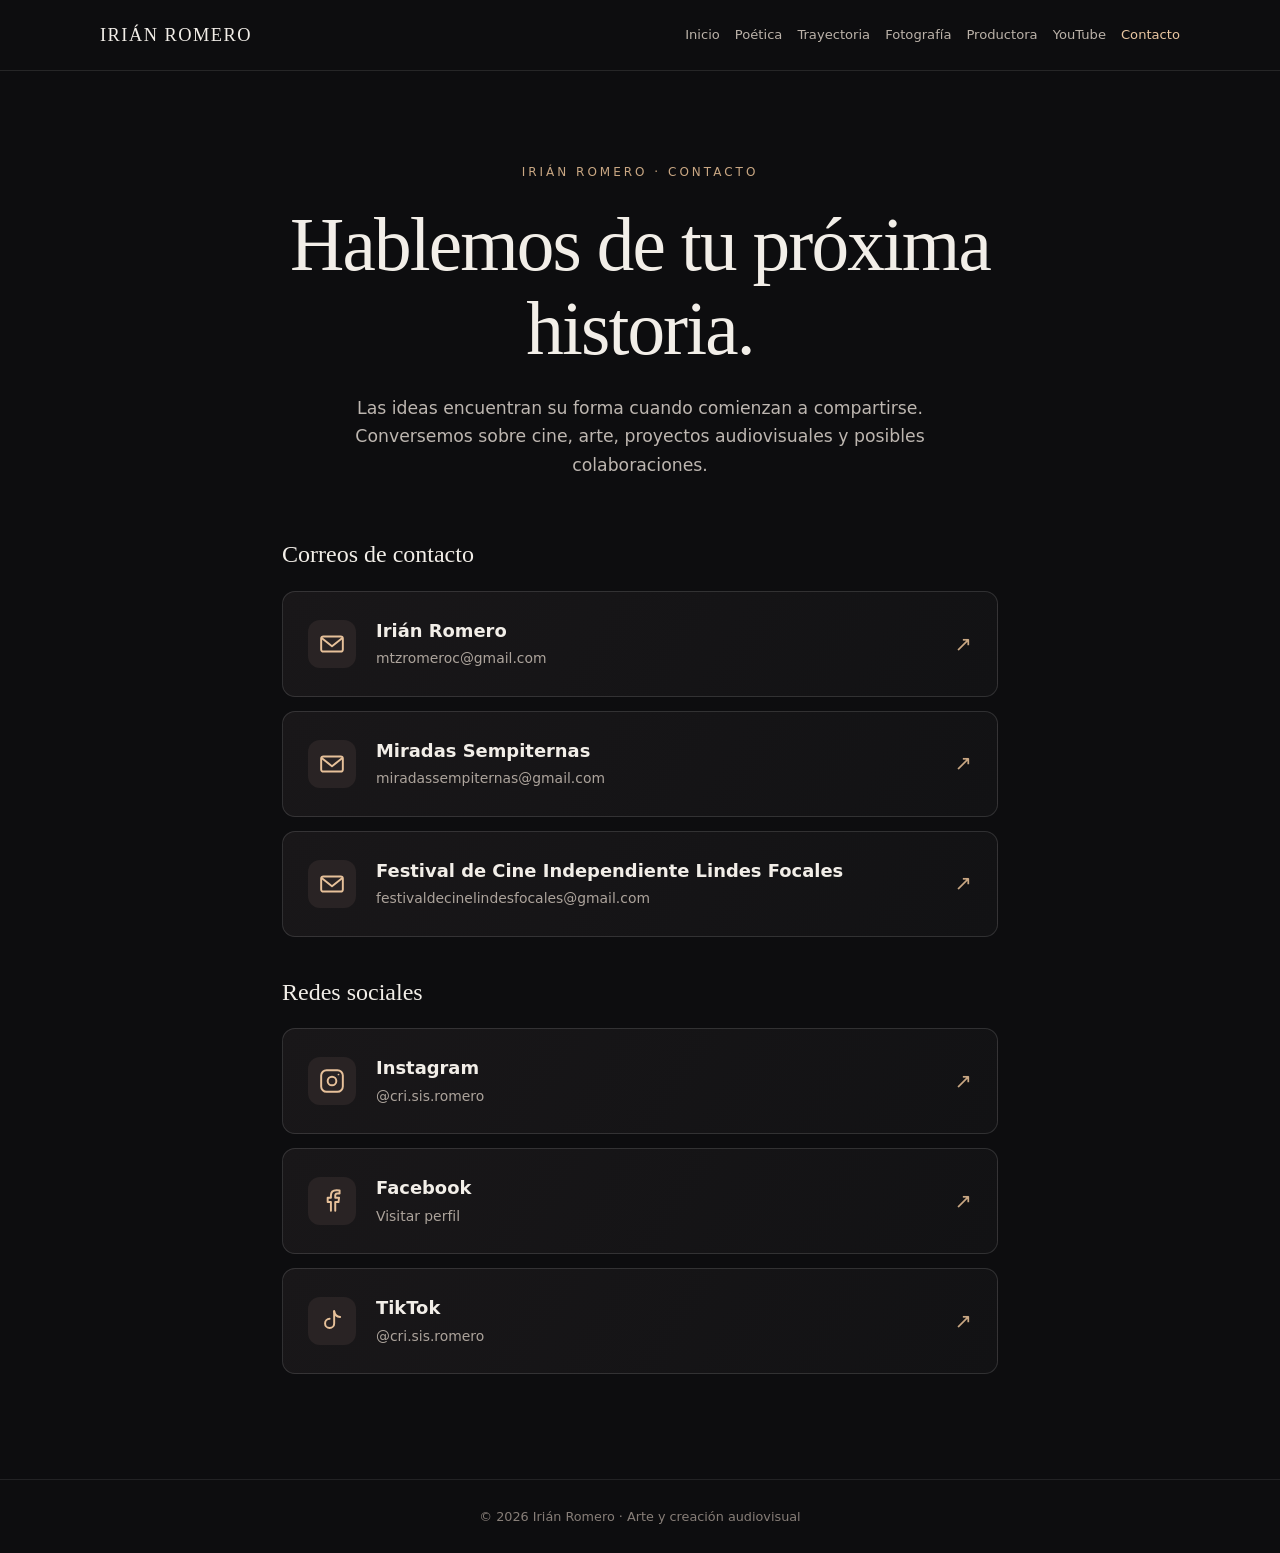
<file: contacto.html>
<!doctype html>
<html lang="es"><head><meta charset="utf-8"><meta name="viewport" content="width=device-width,initial-scale=1"><meta name="theme-color" content="#0d0d0f"><title>Contacto | Irián Romero</title><style>
:root{color-scheme:dark}*{box-sizing:border-box}body{margin:0;background:#0d0d0f;color:#f2eee8;font-family:system-ui,-apple-system,'Segoe UI',sans-serif;line-height:1.65}a{color:inherit}header{border-bottom:1px solid #ffffff1a;padding:20px max(20px,calc((100vw - 1080px)/2));display:flex;align-items:center;justify-content:space-between;gap:20px;flex-wrap:wrap}.brand{font-family:Georgia,serif;font-size:1.15rem;text-decoration:none;letter-spacing:.08em}nav{display:flex;gap:15px;flex-wrap:wrap;font-size:.82rem}nav a{text-decoration:none;color:#bbb2a9}nav a:hover,nav a[aria-current]{color:#e9c6a1}main{max-width:760px;margin:auto;padding:92px 22px 105px;text-align:center}.eyebrow{color:#c9a783;font-size:.75rem;letter-spacing:.25em;text-transform:uppercase}h1{font-family:Georgia,'Times New Roman',serif;font-size:clamp(2.5rem,7vw,4.7rem);line-height:1.12;font-weight:400;letter-spacing:-.025em;margin:20px 0 22px}.lead{color:#bdb6b0;font-size:1.08rem;max-width:570px;margin:0 auto 56px}.section-heading{font-family:Georgia,serif;font-size:1.5rem;font-weight:400;text-align:left;margin:36px 0 16px}.socials{display:grid;gap:14px;text-align:left}.social{display:flex;align-items:center;gap:20px;padding:24px 25px;border:1px solid #ffffff20;border-radius:13px;text-decoration:none;background:linear-gradient(120deg,#191719,#121214);transition:border-color .2s,transform .2s}.social:hover,.social:focus-visible{border-color:#c9a783;transform:translateY(-2px)}.symbol{width:48px;height:48px;flex:none;border-radius:12px;background:#292324;display:grid;place-items:center;color:#e7c19a}.symbol svg{width:26px;height:26px;fill:none;stroke:currentColor;stroke-width:1.8;stroke-linecap:round;stroke-linejoin:round}.social strong{display:block;font-size:1.12rem;font-weight:550}.social small{color:#ada49c;font-size:.87rem}.arrow{margin-left:auto;color:#c9a783;font-size:1.3rem}footer{text-align:center;color:#877e78;border-top:1px solid #ffffff16;padding:26px;font-size:.8rem}@media(max-width:540px){main{padding:65px 20px 80px}.social{padding:19px 16px;gap:14px}.symbol{width:42px;height:42px}.social small{font-size:.78rem;overflow-wrap:anywhere}.social strong{overflow-wrap:anywhere}}
</style></head><body>
<header><a class="brand" href="index.html">IRIÁN ROMERO</a><nav aria-label="Navegación principal"><a href="index.html">Inicio</a><a href="poetica.html">Poética</a><a href="trayectoria.html">Trayectoria</a><a href="fotografia.html">Fotografía</a><a href="productora.html">Productora</a><a href="youtube.html">YouTube</a><a href="contacto.html" aria-current="page">Contacto</a></nav></header>
<main><div class="eyebrow">Irián Romero · Contacto</div><h1>Hablemos de tu próxima historia.</h1><p class="lead">Las ideas encuentran su forma cuando comienzan a compartirse. Conversemos sobre cine, arte, proyectos audiovisuales y posibles colaboraciones.</p>
<h2 class="section-heading">Correos de contacto</h2>
<section class="socials" aria-label="Correos electrónicos">
<a class="social" href="mailto:mtzromeroc@gmail.com"><span class="symbol"><svg viewBox="0 0 24 24" aria-hidden="true"><rect x="2" y="5" width="20" height="14" rx="2"/><path d="m3 7 9 7 9-7"/></svg></span><span><strong>Irián Romero</strong><small>mtzromeroc@gmail.com</small></span><span class="arrow" aria-hidden="true">↗</span></a>
<a class="social" href="mailto:miradassempiternas@gmail.com"><span class="symbol"><svg viewBox="0 0 24 24" aria-hidden="true"><rect x="2" y="5" width="20" height="14" rx="2"/><path d="m3 7 9 7 9-7"/></svg></span><span><strong>Miradas Sempiternas</strong><small>miradassempiternas@gmail.com</small></span><span class="arrow" aria-hidden="true">↗</span></a>
<a class="social" href="mailto:festivaldecinelindesfocales@gmail.com"><span class="symbol"><svg viewBox="0 0 24 24" aria-hidden="true"><rect x="2" y="5" width="20" height="14" rx="2"/><path d="m3 7 9 7 9-7"/></svg></span><span><strong>Festival de Cine Independiente Lindes Focales</strong><small>festivaldecinelindesfocales@gmail.com</small></span><span class="arrow" aria-hidden="true">↗</span></a>
</section>
<h2 class="section-heading">Redes sociales</h2>
<section class="socials" aria-label="Redes sociales">
<a class="social" href="https://www.instagram.com/cri.sis.romero/" target="_blank" rel="noopener noreferrer"><span class="symbol"><svg viewBox="0 0 24 24" aria-hidden="true"><rect x="2" y="2" width="20" height="20" rx="5"/><circle cx="12" cy="12" r="4"/><circle cx="18" cy="6" r=".8" fill="currentColor" stroke="none"/></svg></span><span><strong>Instagram</strong><small>@cri.sis.romero</small></span><span class="arrow" aria-hidden="true">↗</span></a>
<a class="social" href="https://www.facebook.com/share/1d71TzMy7z/" target="_blank" rel="noopener noreferrer"><span class="symbol"><svg viewBox="0 0 24 24" aria-hidden="true"><path d="M15 21v-8h3l.5-4H15V7c0-1.2.4-2 2-2h2V2.2A20 20 0 0 0 16.1 2C13 2 11 3.9 11 7v2H8v4h3v8"/></svg></span><span><strong>Facebook</strong><small>Visitar perfil</small></span><span class="arrow" aria-hidden="true">↗</span></a>
<a class="social" href="https://www.tiktok.com/@cri.sis.romero" target="_blank" rel="noopener noreferrer"><span class="symbol"><svg viewBox="0 0 24 24" aria-hidden="true"><path d="M14 3v11.2a4.2 4.2 0 1 1-4.2-4.2"/><path d="M14 3c.5 3.1 2.4 5 5.5 5.3"/></svg></span><span><strong>TikTok</strong><small>@cri.sis.romero</small></span><span class="arrow" aria-hidden="true">↗</span></a>
</section></main><footer>© 2026 Irián Romero · Arte y creación audiovisual</footer></body></html>
</file>
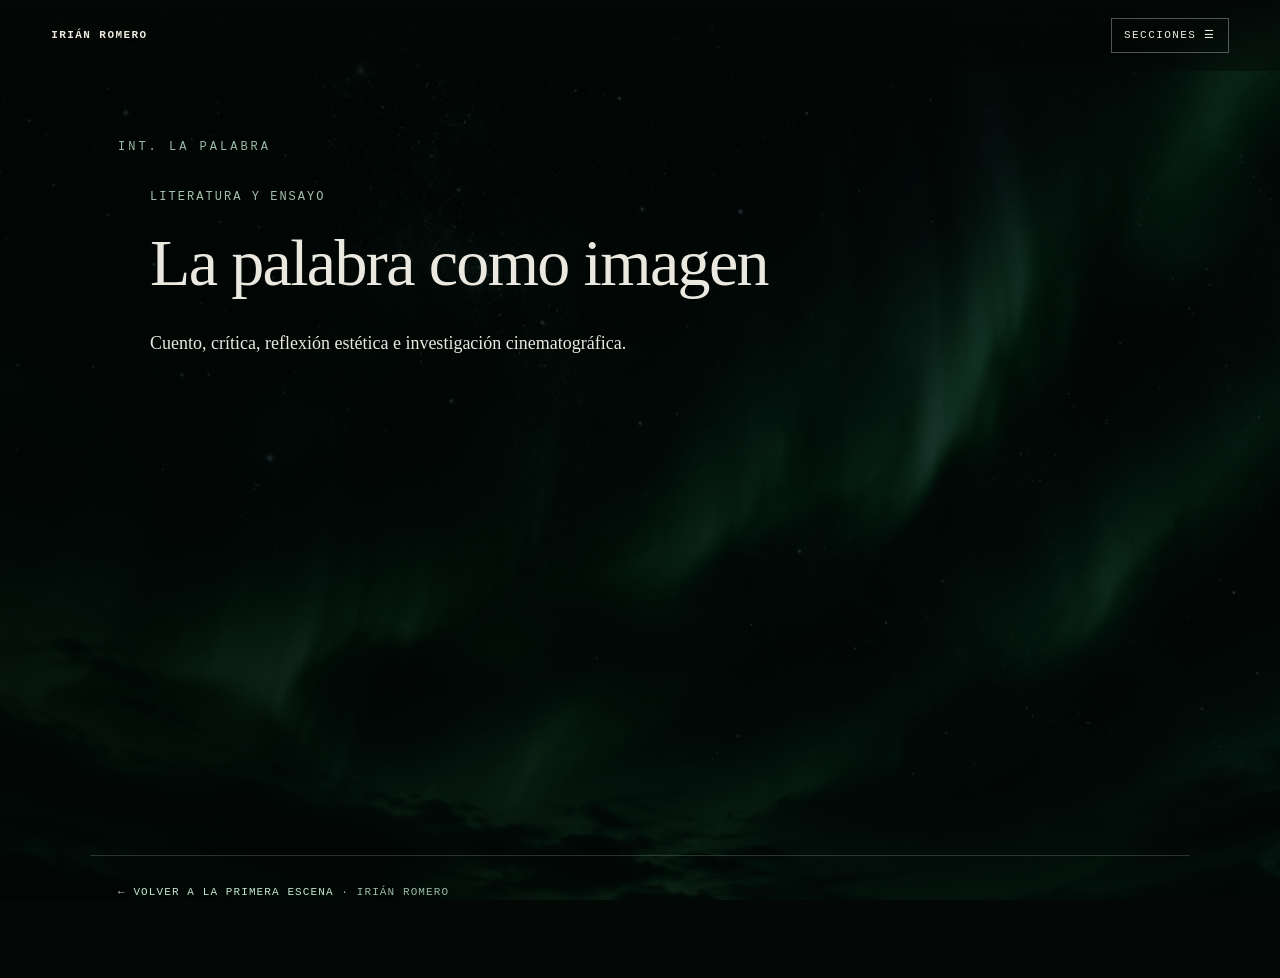
<file: escritura.html>
<!doctype html><html lang="es"><head><meta charset="utf-8"><meta name="viewport" content="width=device-width,initial-scale=1"><meta name="theme-color" content="#030705"><meta name="description" content="Portafolio artístico y audiovisual de Irián Romero: cine, literatura, proyectos y trayectoria."><title>Escritura | Irián Romero</title><link rel="stylesheet" href="site.css"></head><body><nav class="site-nav" aria-label="Navegación principal"><a class="site-brand" href="index.html">IRIÁN ROMERO</a><details><summary>SECCIONES <span aria-hidden="true">☰</span></summary><div class="site-menu"><a href="index.html">INICIO</a><a href="biografia.html">BIOGRAFÍA</a><a href="filmografia.html">FILMOGRAFÍA</a><a href="fotografia.html">FOTOGRAFÍA Y EXPERIMENTACIÓN VISUAL</a><a href="escritura.html">ESCRITURA</a><a href="poetica.html">POÉTICA</a><a href="trayectoria.html">TRAYECTORIA</a><a href="youtube.html">YOUTUBE</a><a href="productora.html">PRODUCTORA</a><a href="contacto.html">CONTACTO</a></div></details></nav><main class="page-shell"><div class="scene">INT. LA PALABRA</div>
<section class="section" id="escritura"><div class="wrap"><div class="section-heading"><div><div class="section-label">Literatura y ensayo</div><h2>La palabra como imagen</h2></div><p>Cuento, crítica, reflexión estética e investigación cinematográfica.</p></div><div class="cards"></div></div></section>
</main><footer class="footer"><a href="index.html">← VOLVER A LA PRIMERA ESCENA</a> · IRIÁN ROMERO</footer></body></html>
</file>
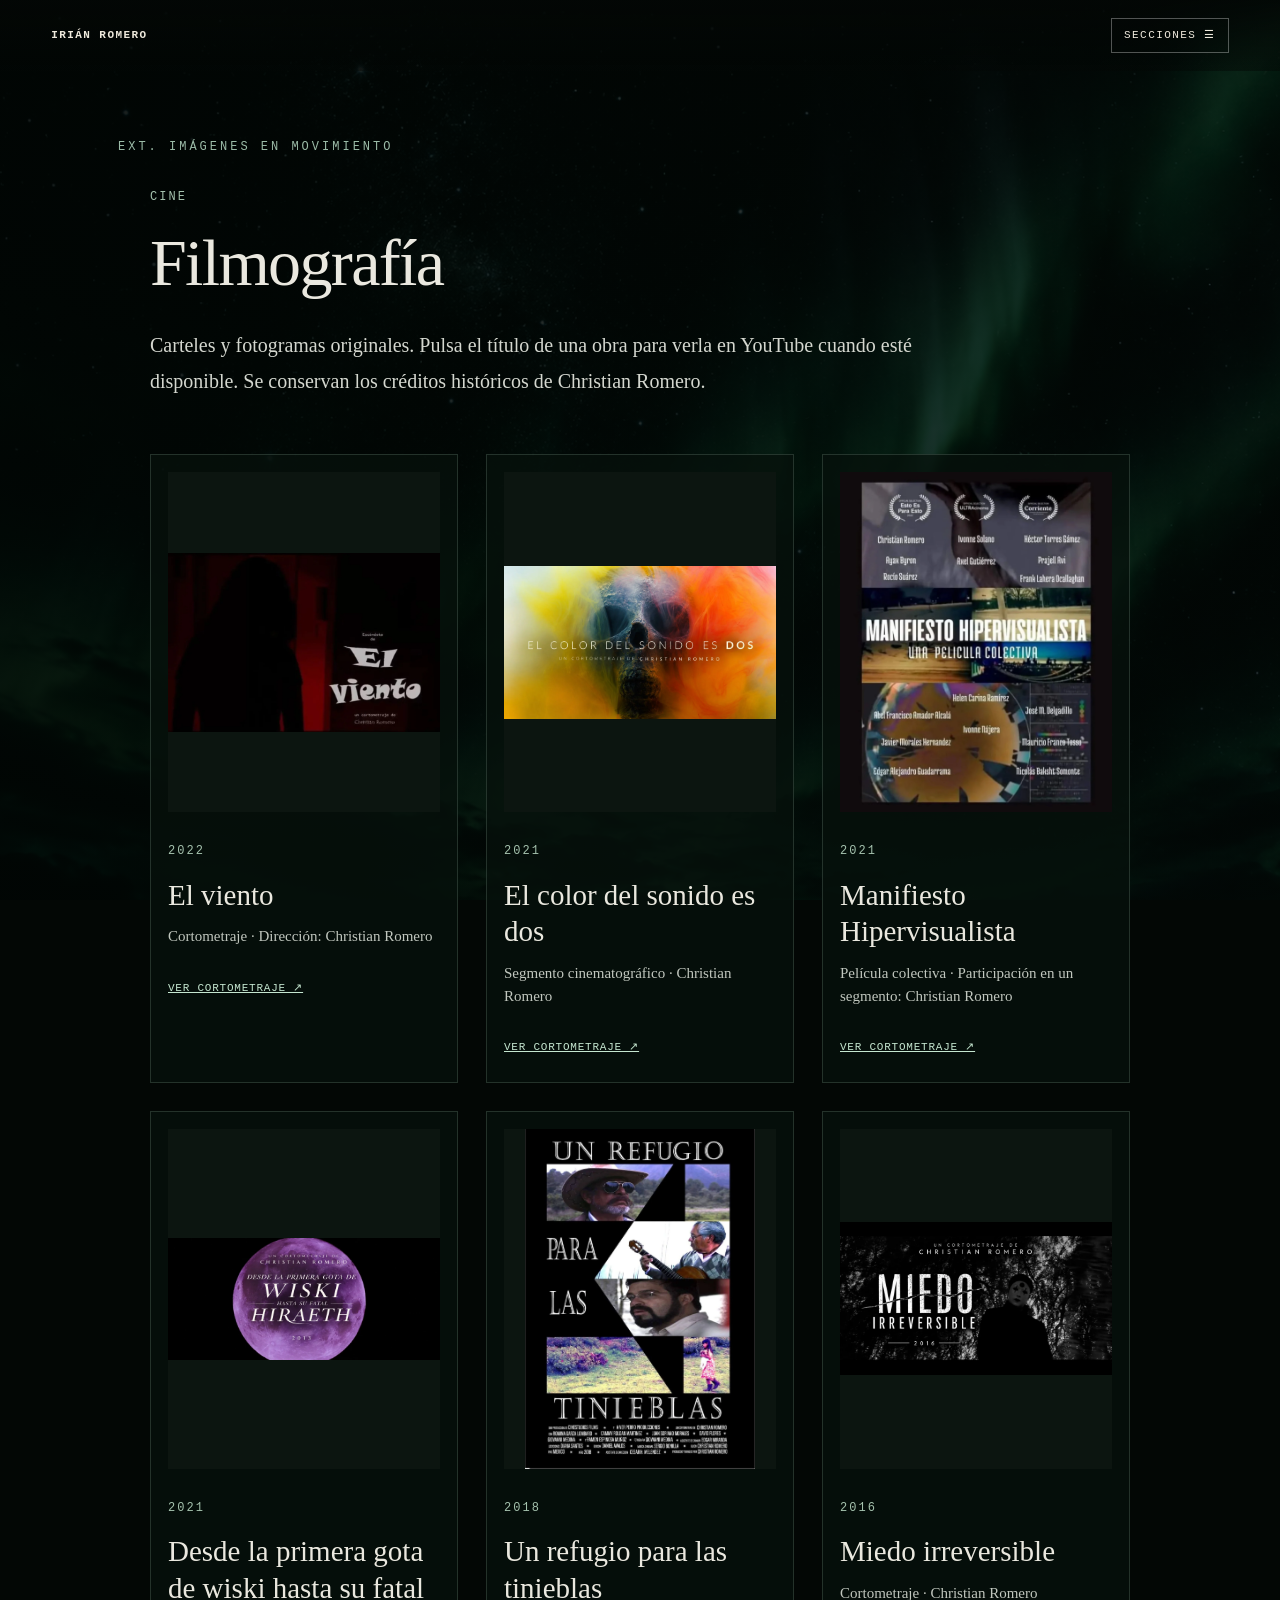
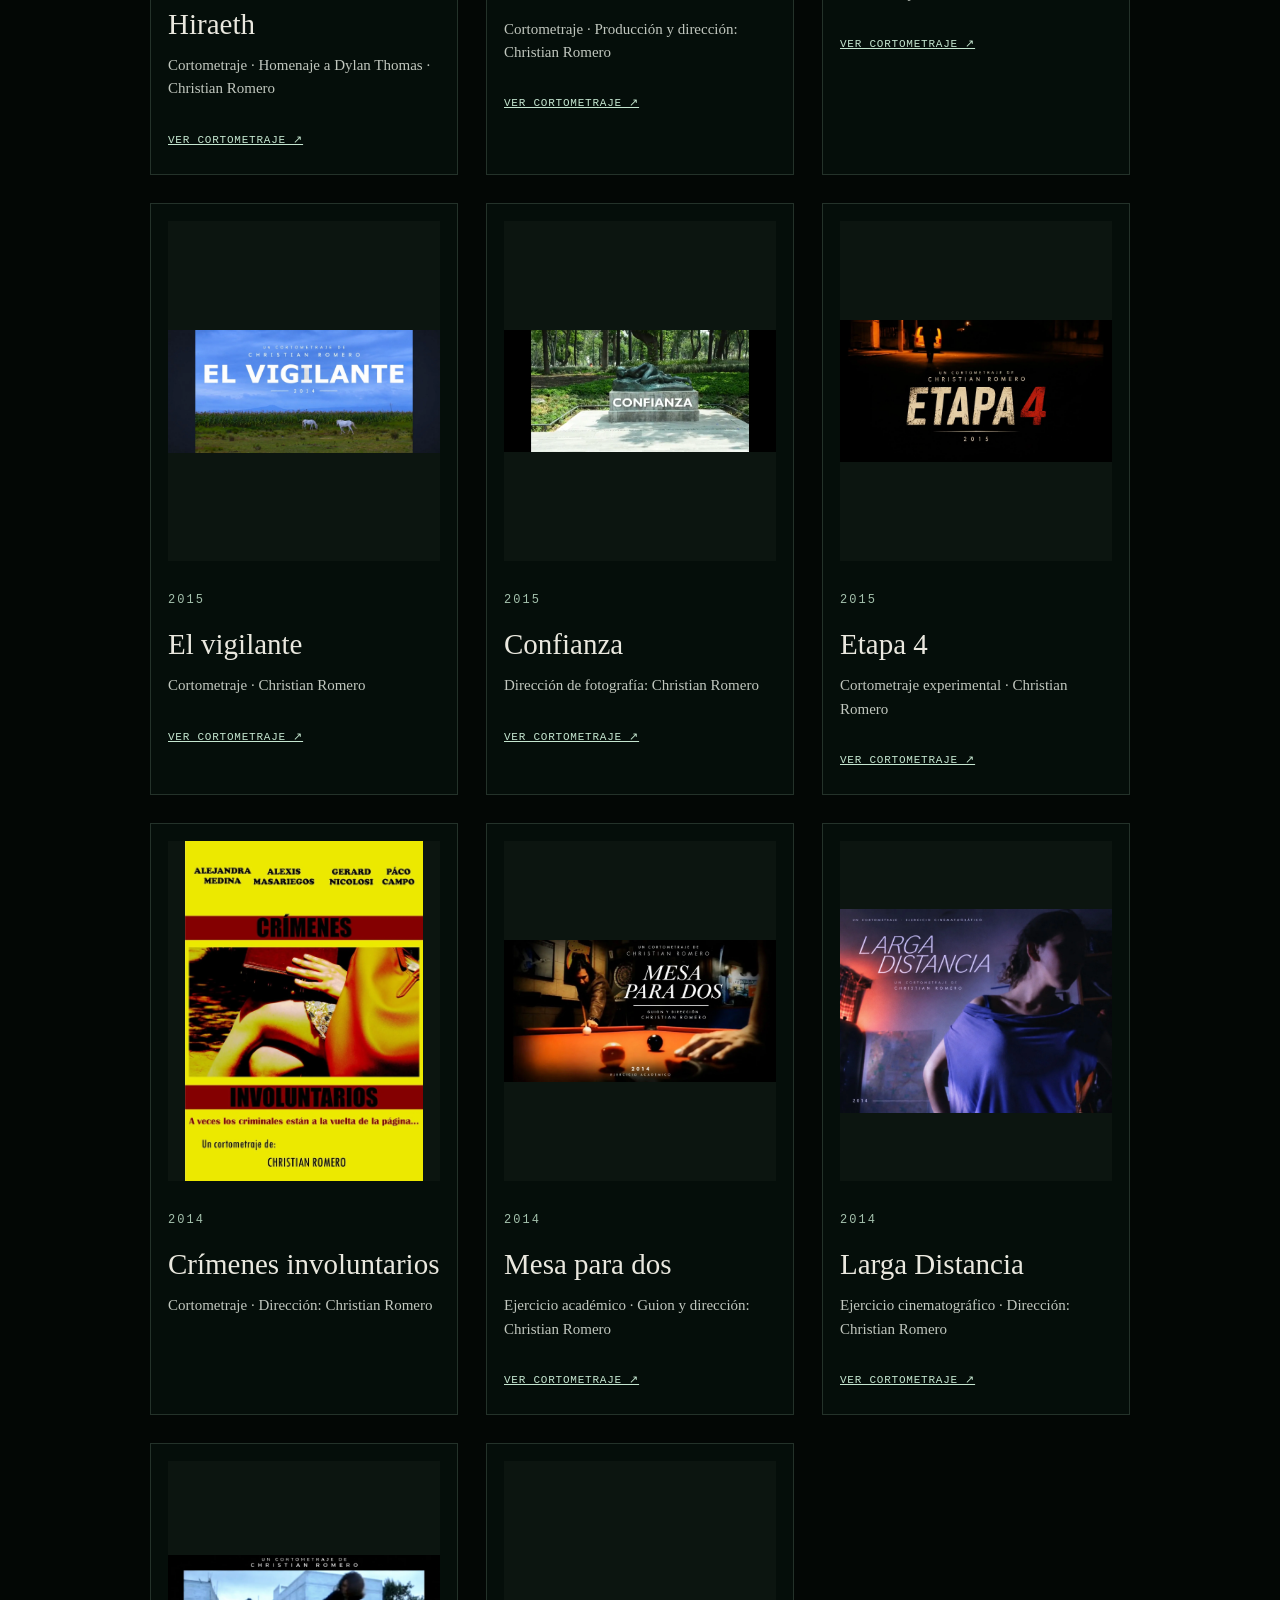
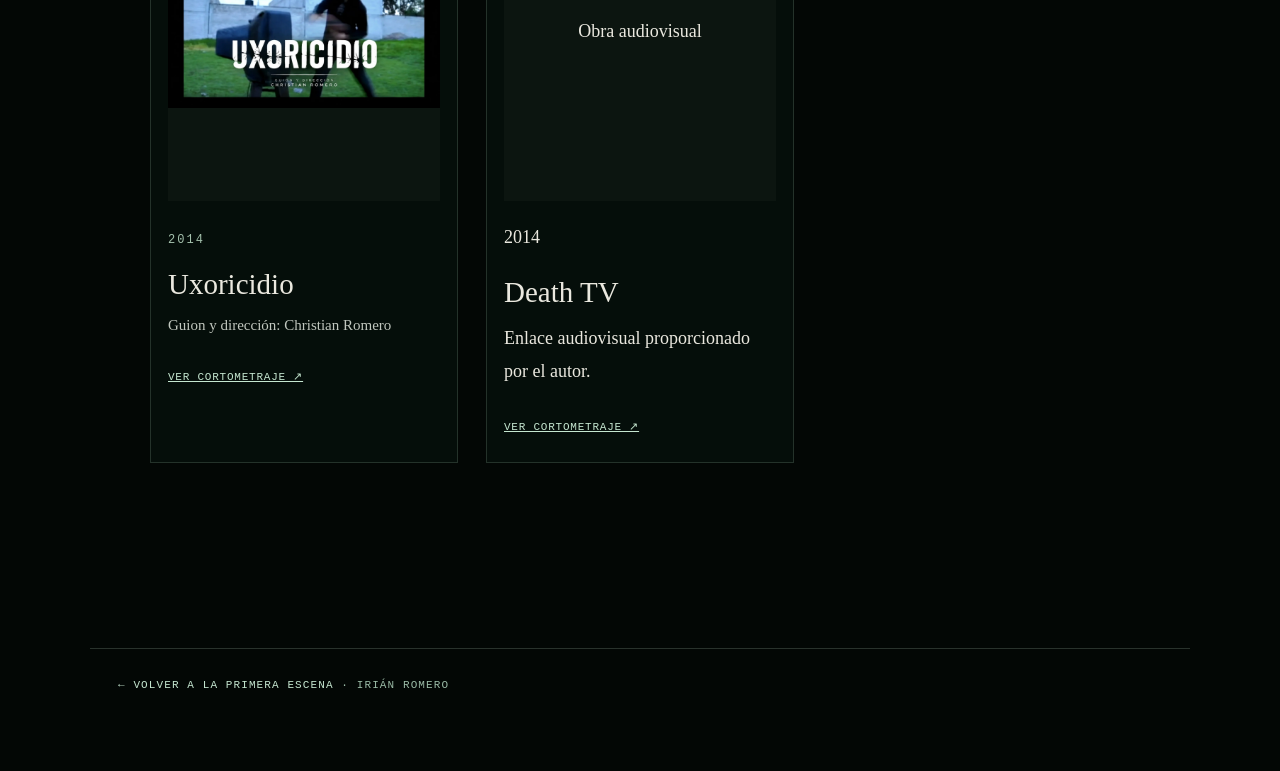
<file: filmografia.html>
<!doctype html><html lang="es"><head><meta charset="utf-8"><meta name="viewport" content="width=device-width,initial-scale=1"><meta name="theme-color" content="#030705"><meta name="description" content="Portafolio artístico y audiovisual de Irián Romero: cine, literatura, proyectos y trayectoria."><title>Filmografia | Irián Romero</title><link rel="stylesheet" href="site.css"></head><body><nav class="site-nav" aria-label="Navegación principal"><a class="site-brand" href="index.html">IRIÁN ROMERO</a><details><summary>SECCIONES <span aria-hidden="true">☰</span></summary><div class="site-menu"><a href="index.html">INICIO</a><a href="biografia.html">BIOGRAFÍA</a><a href="filmografia.html">FILMOGRAFÍA</a><a href="fotografia.html">FOTOGRAFÍA Y EXPERIMENTACIÓN VISUAL</a><a href="escritura.html">ESCRITURA</a><a href="poetica.html">POÉTICA</a><a href="trayectoria.html">TRAYECTORIA</a><a href="youtube.html">YOUTUBE</a><a href="productora.html">PRODUCTORA</a><a href="contacto.html">CONTACTO</a></div></details></nav><main class="page-shell"><div class="scene">EXT. IMÁGENES EN MOVIMIENTO</div>
<section class="section dark" id="filmografia"><div class="wrap"><p class="section-label">Cine</p><h2>Filmografía</h2><p class="section-lead">Carteles y fotogramas originales. Pulsa el título de una obra para verla en YouTube cuando esté disponible. Se conservan los créditos históricos de Christian Romero.</p><div class="correct-film-grid"><article class="correct-film-card"><figure><img alt="Cartel original de El viento" loading="lazy" src="filmografia-1.webp"/></figure><div class="correct-film-caption"><span class="correct-film-year">2022</span><h3><span class="film-title-text">El viento</span></h3><p>Cortometraje · Dirección: Christian Romero</p></div><a aria-label="Ver El viento en YouTube" class="film-watch" href="https://youtu.be/3NnvN-XhDig" rel="noopener noreferrer" target="_blank">Ver cortometraje ↗</a></article><article class="correct-film-card"><figure><img alt="Imagen original de El color del sonido es dos" loading="lazy" src="filmografia-2.webp"/></figure><div class="correct-film-caption"><span class="correct-film-year">2021</span><h3>El color del sonido es dos</h3><p>Segmento cinematográfico · Christian Romero</p><a class="correct-film-link" href="https://drive.google.com/file/d/1kxxcTNdAt0Yn3qKtfhi2FD-epV1QEmOi/view" rel="noopener noreferrer" target="_blank">VER CORTOMETRAJE ↗</a></div></article><article class="correct-film-card"><figure><img alt="Cartel original de Manifiesto Hipervisualista" loading="lazy" src="filmografia-3.webp"/></figure><div class="correct-film-caption"><span class="correct-film-year">2021</span><h3><span class="film-title-text">Manifiesto Hipervisualista</span></h3><p>Película colectiva · Participación en un segmento: Christian Romero</p></div><a aria-label="Ver Manifiesto Hipervisualista en YouTube" class="film-watch" href="https://youtu.be/aFcXMoIsOVI" rel="noopener noreferrer" target="_blank">Ver cortometraje ↗</a></article><article class="correct-film-card"><figure><img alt="Imagen original de Desde la primera gota de wiski hasta su fatal Hiraeth" loading="lazy" src="filmografia-4.webp"/></figure><div class="correct-film-caption"><span class="correct-film-year">2021</span><h3><span class="film-title-text">Desde la primera gota de wiski hasta su fatal Hiraeth</span></h3><p>Cortometraje · Homenaje a Dylan Thomas · Christian Romero</p></div><a aria-label="Ver Desde la primera gota de wiski hasta su fatal Hiraeth en YouTube" class="film-watch" href="https://youtu.be/tjIzKIdj03s" rel="noopener noreferrer" target="_blank">Ver cortometraje ↗</a></article><article class="correct-film-card"><figure><img alt="Cartel original de Un refugio para las tinieblas" loading="lazy" src="filmografia-5.webp"/></figure><div class="correct-film-caption"><span class="correct-film-year">2018</span><h3><span class="film-title-text">Un refugio para las tinieblas</span></h3><p>Cortometraje · Producción y dirección: Christian Romero</p></div><a aria-label="Ver Un refugio para las tinieblas en YouTube" class="film-watch" href="https://youtu.be/LNEHN86Fa94" rel="noopener noreferrer" target="_blank">Ver cortometraje ↗</a></article><article class="correct-film-card"><figure><img alt="Imagen original de Miedo irreversible" loading="lazy" src="filmografia-6.webp"/></figure><div class="correct-film-caption"><span class="correct-film-year">2016</span><h3><span class="film-title-text">Miedo irreversible</span></h3><p>Cortometraje · Christian Romero</p></div><a aria-label="Ver Miedo irreversible en YouTube" class="film-watch" href="https://youtu.be/4iU8uaRbjkU" rel="noopener noreferrer" target="_blank">Ver cortometraje ↗</a></article><article class="correct-film-card"><figure><img alt="Imagen original de El vigilante" loading="lazy" src="filmografia-7.webp"/></figure><div class="correct-film-caption"><span class="correct-film-year">2015</span><h3><span class="film-title-text">El vigilante</span></h3><p>Cortometraje · Christian Romero</p></div><a aria-label="Ver El vigilante en YouTube" class="film-watch" href="https://youtu.be/srwzXdwkbww" rel="noopener noreferrer" target="_blank">Ver cortometraje ↗</a></article><article class="correct-film-card"><figure><img alt="Imagen original de Confianza" loading="lazy" src="filmografia-8.webp"/></figure><div class="correct-film-caption"><span class="correct-film-year">2015</span><h3><span class="film-title-text">Confianza</span></h3><p>Dirección de fotografía: Christian Romero</p></div><a aria-label="Ver Confianza en YouTube" class="film-watch" href="https://youtu.be/OOCFmgvCFVo" rel="noopener noreferrer" target="_blank">Ver cortometraje ↗</a></article><article class="correct-film-card"><figure><img alt="Imagen original de Etapa 4" loading="lazy" src="filmografia-9.webp"/></figure><div class="correct-film-caption"><span class="correct-film-year">2015</span><h3><span class="film-title-text">Etapa 4</span></h3><p>Cortometraje experimental · Christian Romero</p></div><a aria-label="Ver Etapa 4 en YouTube" class="film-watch" href="https://youtu.be/cBFsMdNxj6c" rel="noopener noreferrer" target="_blank">Ver cortometraje ↗</a></article><article class="correct-film-card"><figure><img alt="Imagen original de Crímenes involuntarios" loading="lazy" src="filmografia-10.webp"/></figure><div class="correct-film-caption"><span class="correct-film-year">2014</span><h3>Crímenes involuntarios</h3><p>Cortometraje · Dirección: Christian Romero</p></div></article><article class="correct-film-card"><figure><img alt="Imagen original de Mesa para dos" loading="lazy" src="filmografia-11.webp"/></figure><div class="correct-film-caption"><span class="correct-film-year">2014</span><h3><span class="film-title-text">Mesa para dos</span></h3><p>Ejercicio académico · Guion y dirección: Christian Romero</p></div><a aria-label="Ver Mesa para dos en YouTube" class="film-watch" href="https://youtu.be/oJSdN8KxDG0" rel="noopener noreferrer" target="_blank">Ver cortometraje ↗</a></article><article class="correct-film-card"><figure><img alt="Imagen original de Larga Distancia" loading="lazy" src="filmografia-12.webp"/></figure><div class="correct-film-caption"><span class="correct-film-year">2014</span><h3><span class="film-title-text">Larga Distancia</span></h3><p>Ejercicio cinematográfico · Dirección: Christian Romero</p></div><a aria-label="Ver Larga Distancia en YouTube" class="film-watch" href="https://youtu.be/PNxaKc-3o44" rel="noopener noreferrer" target="_blank">Ver cortometraje ↗</a></article><article class="correct-film-card"><figure><img alt="Imagen original de Uxoricidio" loading="lazy" src="filmografia-13.webp"/></figure><div class="correct-film-caption"><span class="correct-film-year">2014</span><h3><span class="film-title-text">Uxoricidio</span></h3><p>Guion y dirección: Christian Romero</p></div><a aria-label="Ver Uxoricidio en YouTube" class="film-watch" href="https://youtu.be/A0lTuwdo1D8" rel="noopener noreferrer" target="_blank">Ver cortometraje ↗</a></article><article class="correct-film-card film-card-no-image"><figure class="film-placeholder"><span>Obra audiovisual</span></figure><p class="film-year">2014</p><h3><span class="film-title-text">Death TV</span></h3><p>Enlace audiovisual proporcionado por el autor.</p><a aria-label="Ver Death TV en YouTube" class="film-watch" href="https://youtu.be/lZGJQa0kDP8" rel="noopener noreferrer" target="_blank">Ver cortometraje ↗</a></article></div></div></section>
</main><footer class="footer"><a href="index.html">← VOLVER A LA PRIMERA ESCENA</a> · IRIÁN ROMERO</footer></body></html>
</file>
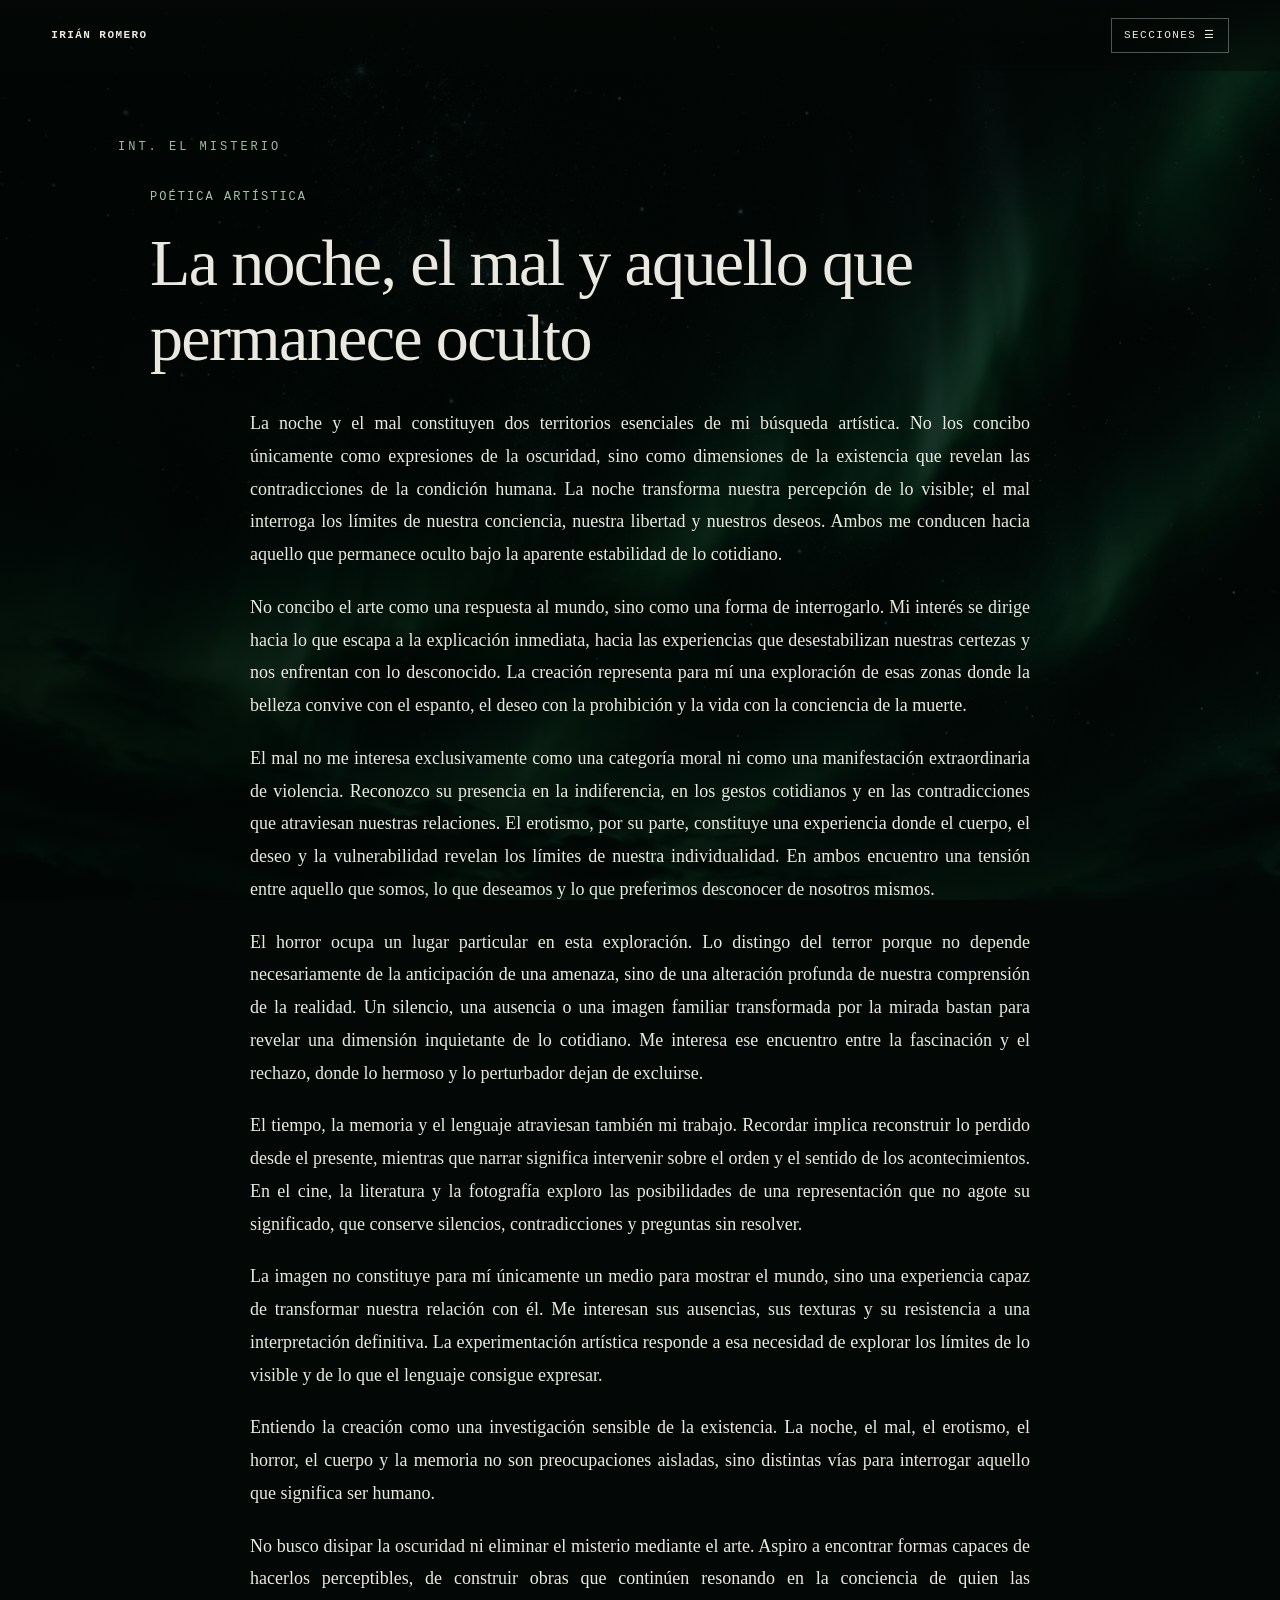
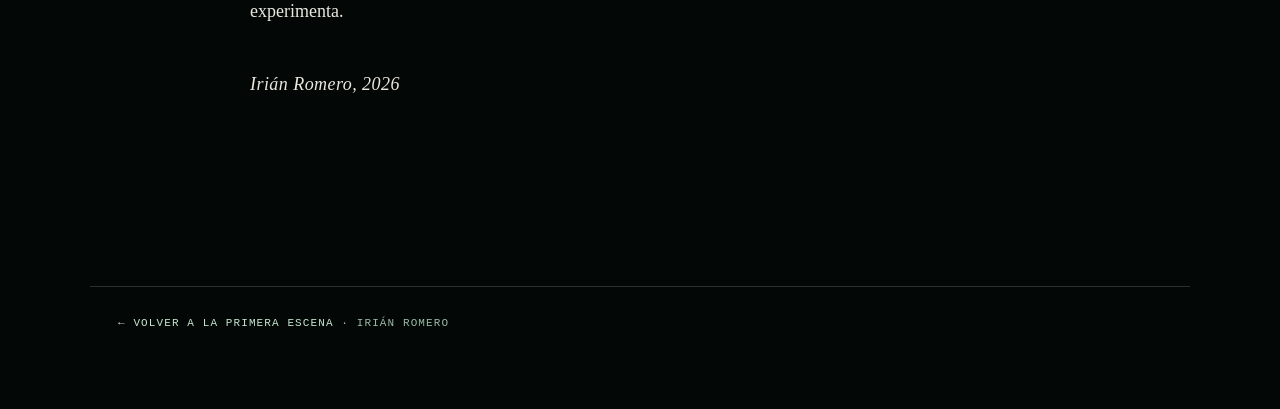
<file: poetica.html>
<!doctype html><html lang="es"><head><meta charset="utf-8"><meta name="viewport" content="width=device-width,initial-scale=1"><meta name="theme-color" content="#030705"><meta name="description" content="Portafolio artístico y audiovisual de Irián Romero: cine, literatura, proyectos y trayectoria."><title>Poetica | Irián Romero</title><link rel="stylesheet" href="site.css"><style>
/* Lectura editorial de la poética */
#poetica .prose p { text-align: justify; text-justify: inter-word; hyphens: auto; -webkit-hyphens: auto; }
#poetica .poetica-firma { margin-top: 2.5rem; text-align: right; font-style: italic; letter-spacing: .025em; }
</style></head><body><nav class="site-nav" aria-label="Navegación principal"><a class="site-brand" href="index.html">IRIÁN ROMERO</a><details><summary>SECCIONES <span aria-hidden="true">☰</span></summary><div class="site-menu"><a href="index.html">INICIO</a><a href="biografia.html">BIOGRAFÍA</a><a href="filmografia.html">FILMOGRAFÍA</a><a href="fotografia.html">FOTOGRAFÍA Y EXPERIMENTACIÓN VISUAL</a><a href="escritura.html">ESCRITURA</a><a href="poetica.html">POÉTICA</a><a href="trayectoria.html">TRAYECTORIA</a><a href="youtube.html">YOUTUBE</a><a href="productora.html">PRODUCTORA</a><a href="contacto.html">CONTACTO</a></div></details></nav><main class="page-shell"><div class="scene">INT. EL MISTERIO</div>
<section class="section poetic" id="poetica"><div class="wrap"><div class="section-label">Poética artística</div><h2>La noche, el mal y aquello que permanece oculto</h2><div class="prose" style="max-width:780px;margin:2rem auto 0"><p>La noche y el mal constituyen dos territorios esenciales de mi búsqueda artística. No los concibo únicamente como expresiones de la oscuridad, sino como dimensiones de la existencia que revelan las contradicciones de la condición humana. La noche transforma nuestra percepción de lo visible; el mal interroga los límites de nuestra conciencia, nuestra libertad y nuestros deseos. Ambos me conducen hacia aquello que permanece oculto bajo la aparente estabilidad de lo cotidiano.</p><p>No concibo el arte como una respuesta al mundo, sino como una forma de interrogarlo. Mi interés se dirige hacia lo que escapa a la explicación inmediata, hacia las experiencias que desestabilizan nuestras certezas y nos enfrentan con lo desconocido. La creación representa para mí una exploración de esas zonas donde la belleza convive con el espanto, el deseo con la prohibición y la vida con la conciencia de la muerte.</p><p>El mal no me interesa exclusivamente como una categoría moral ni como una manifestación extraordinaria de violencia. Reconozco su presencia en la indiferencia, en los gestos cotidianos y en las contradicciones que atraviesan nuestras relaciones. El erotismo, por su parte, constituye una experiencia donde el cuerpo, el deseo y la vulnerabilidad revelan los límites de nuestra individualidad. En ambos encuentro una tensión entre aquello que somos, lo que deseamos y lo que preferimos desconocer de nosotros mismos.</p><p>El horror ocupa un lugar particular en esta exploración. Lo distingo del terror porque no depende necesariamente de la anticipación de una amenaza, sino de una alteración profunda de nuestra comprensión de la realidad. Un silencio, una ausencia o una imagen familiar transformada por la mirada bastan para revelar una dimensión inquietante de lo cotidiano. Me interesa ese encuentro entre la fascinación y el rechazo, donde lo hermoso y lo perturbador dejan de excluirse.</p><p>El tiempo, la memoria y el lenguaje atraviesan también mi trabajo. Recordar implica reconstruir lo perdido desde el presente, mientras que narrar significa intervenir sobre el orden y el sentido de los acontecimientos. En el cine, la literatura y la fotografía exploro las posibilidades de una representación que no agote su significado, que conserve silencios, contradicciones y preguntas sin resolver.</p><p>La imagen no constituye para mí únicamente un medio para mostrar el mundo, sino una experiencia capaz de transformar nuestra relación con él. Me interesan sus ausencias, sus texturas y su resistencia a una interpretación definitiva. La experimentación artística responde a esa necesidad de explorar los límites de lo visible y de lo que el lenguaje consigue expresar.</p><p>Entiendo la creación como una investigación sensible de la existencia. La noche, el mal, el erotismo, el horror, el cuerpo y la memoria no son preocupaciones aisladas, sino distintas vías para interrogar aquello que significa ser humano.</p><p>No busco disipar la oscuridad ni eliminar el misterio mediante el arte. Aspiro a encontrar formas capaces de hacerlos perceptibles, de construir obras que continúen resonando en la conciencia de quien las experimenta.</p><p class="poetica-firma"><em>Irián Romero, 2026</em></p></div></div></section>
</main><footer class="footer"><a href="index.html">← VOLVER A LA PRIMERA ESCENA</a> · IRIÁN ROMERO</footer></body></html>
</file>
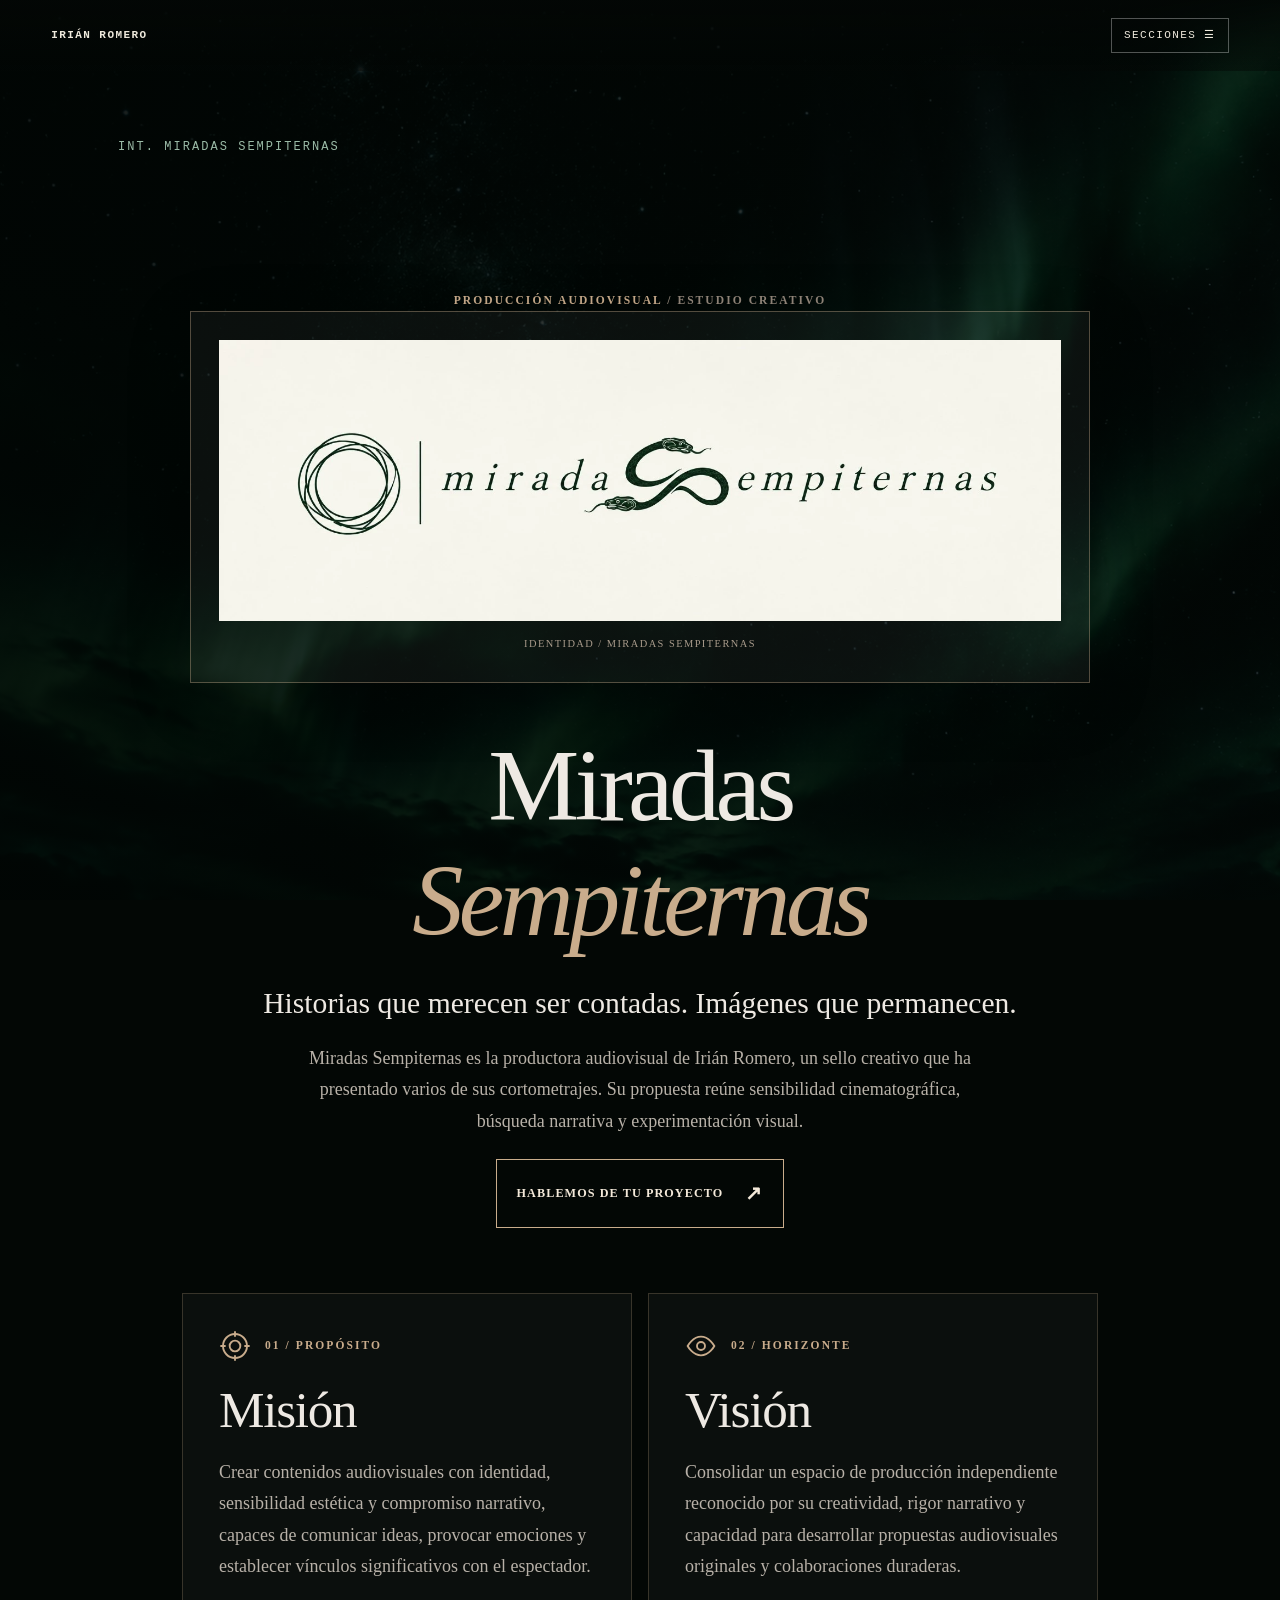
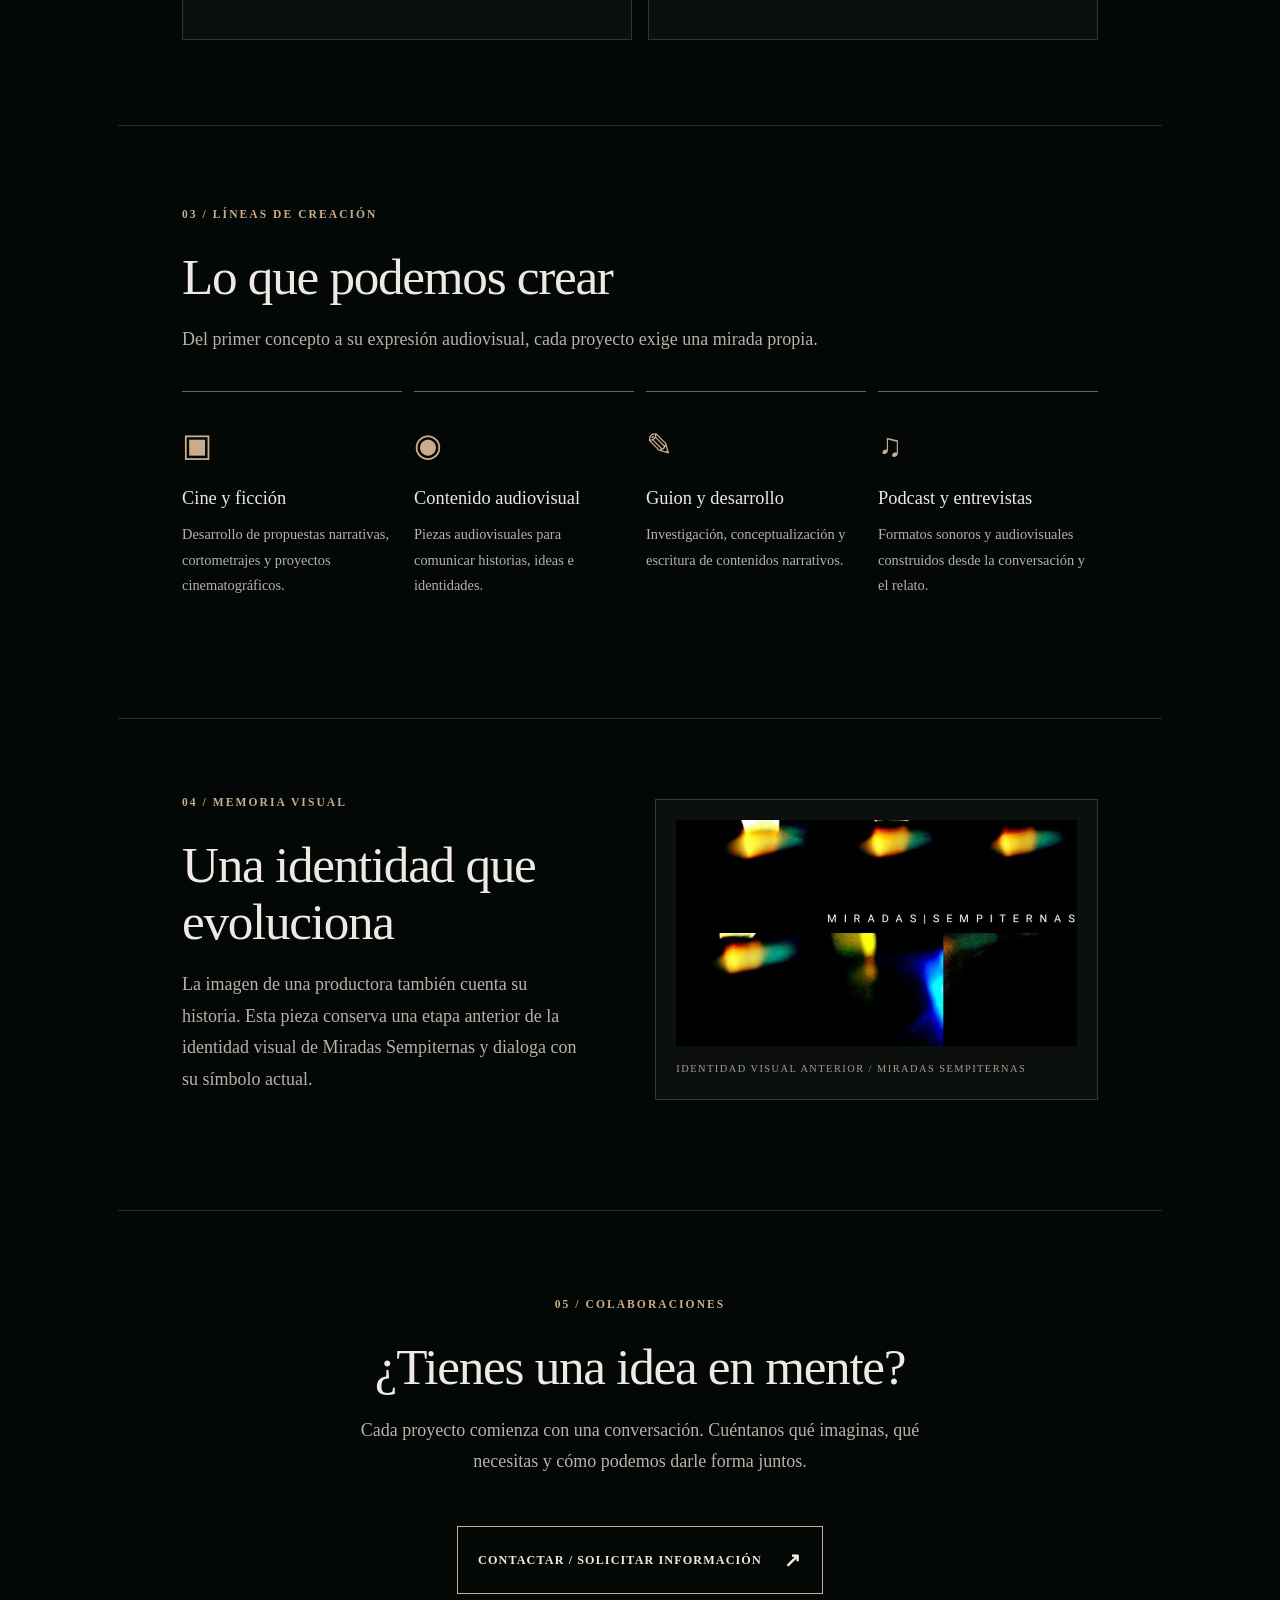
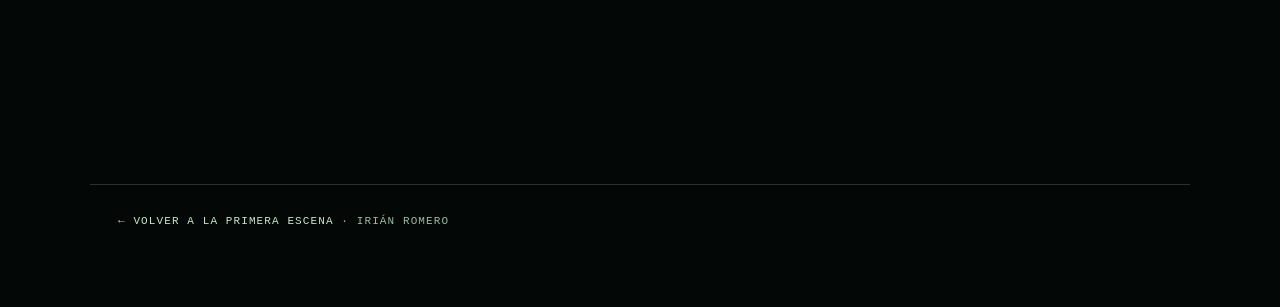
<file: productora.html>
<!DOCTYPE html>
<html lang="es"><head><meta charset="utf-8"/><meta content="width=device-width,initial-scale=1" name="viewport"/><meta content="#030705" name="theme-color"/><meta content="Portafolio artístico y audiovisual de Irián Romero: cine, literatura, proyectos y trayectoria." name="description"/><title>Productora | Irián Romero</title><link href="site.css" rel="stylesheet"/><style>
.ms-page{--ms-accent:#c9ac8c;--ms-muted:#b8b1a8;color:#eee9e3}.ms-page .wrap{max-width:1120px;margin-inline:auto;padding-inline:clamp(20px,5vw,68px)}.ms-page .scene{letter-spacing:.17em}.ms-page h1,.ms-page h2,.ms-page h3{line-height:1.12}.ms-hero{padding-top:clamp(48px,8vw,110px);padding-bottom:65px}.ms-eyebrow,.ms-index,.ms-kicker,.ms-heading>span,.ms-card-head span{font-size:.72rem;letter-spacing:.18em;color:var(--ms-accent);font-weight:600}.ms-eyebrow span{color:#93877b}.ms-hero-grid{display:flex;flex-direction:column;align-items:center;gap:clamp(25px,4vw,48px);text-align:center}.ms-hero-copy{max-width:780px;width:100%}.ms-hero-copy .ms-body{max-width:690px;margin:0 auto;text-align:center;letter-spacing:normal;word-spacing:normal;hyphens:none}.ms-hero-copy .ms-lead{text-align:center}.ms-hero-copy .ms-button{justify-content:center}.ms-index{margin:28px 0 15px}.ms-page h1{font-size:clamp(3.1rem,7.5vw,6.5rem);font-weight:500;letter-spacing:-.045em;margin:0 0 25px}.ms-page h1 em{font-family:Georgia,serif;font-weight:400;color:var(--ms-accent)}.ms-lead{font-family:Georgia,serif;font-size:clamp(1.3rem,2.6vw,1.85rem);line-height:1.4;margin:0 0 18px}.ms-body,.ms-card p,.ms-services p,.ms-identity p,.ms-contact p{color:var(--ms-muted);line-height:1.75;text-align:left;word-spacing:normal;letter-spacing:normal;hyphens:none}.ms-button{display:inline-flex;align-items:center;gap:22px;margin-top:22px;padding:15px 20px;border:1px solid var(--ms-accent);color:#f4e9da;text-decoration:none;font-size:.76rem;font-weight:700;letter-spacing:.09em;transition:background .2s,color .2s}.ms-button:hover,.ms-button:focus-visible{background:var(--ms-accent);color:#171717}.ms-button span{font-size:1.25rem}.ms-logo{order:-1;margin:0 auto;padding:clamp(14px,3vw,28px);width:min(100%,860px);background:rgba(255,255,255,.045);border:1px solid rgba(201,172,140,.38);box-shadow:0 16px 60px rgba(0,0,0,.2)}.ms-logo img{display:block;width:100%;height:auto;max-height:520px;object-fit:contain}.ms-logo figcaption,.ms-identity figcaption{margin-top:14px;font-size:.65rem;letter-spacing:.14em;color:#a89b8b}.ms-logo figcaption{text-align:center}.ms-hero .ms-eyebrow{text-align:center}.ms-hero h1{text-align:center}.ms-hero .ms-index{text-align:center}.ms-values{display:grid;grid-template-columns:1fr 1fr;gap:16px;padding-bottom:85px}.ms-card{background:rgba(255,255,255,.035);border:1px solid rgba(201,172,140,.23);padding:clamp(22px,3vw,36px)}.ms-card-head{display:flex;align-items:center;gap:14px}.ms-card-head svg{width:32px;height:32px;stroke:var(--ms-accent);stroke-width:1.4;fill:none}.ms-card h2,.ms-heading h2,.ms-identity h2,.ms-contact h2{font-size:clamp(1.9rem,4vw,3.2rem);font-weight:500;margin:19px 0}.ms-services{padding-top:70px;padding-bottom:90px;border-top:1px solid rgba(201,172,140,.22)}.ms-heading{max-width:680px}.ms-service-grid{display:grid;grid-template-columns:repeat(4,minmax(0,1fr));gap:12px;margin-top:35px}.ms-service-grid>div{border-top:1px solid rgba(201,172,140,.55);padding:24px 10px 10px 0}.ms-symbol{font-size:2rem;color:var(--ms-accent)}.ms-service-grid h3{font-size:1.15rem;margin:14px 0}.ms-service-grid p{font-size:.9rem}.ms-identity{display:grid;grid-template-columns:.9fr 1fr;gap:clamp(28px,6vw,75px);align-items:center;padding-top:65px;padding-bottom:95px;border-top:1px solid rgba(201,172,140,.22)}.ms-identity figure{margin:0;background:rgba(255,255,255,.035);padding:20px;border:1px solid rgba(201,172,140,.25)}.ms-identity img{width:100%;height:auto;max-height:360px;object-fit:contain;display:block}.ms-contact{text-align:center;padding-top:75px;padding-bottom:100px;border-top:1px solid rgba(201,172,140,.22)}.ms-contact p{max-width:600px;margin-inline:auto;text-align:center}.ms-contact .ms-button{margin-top:28px}@media(max-width:760px){.ms-hero-grid,.ms-values,.ms-identity{grid-template-columns:1fr}.ms-logo{max-width:100%}.ms-service-grid{grid-template-columns:repeat(2,minmax(0,1fr))}.ms-hero{padding-bottom:42px}.ms-values{padding-bottom:55px}.ms-services,.ms-identity{padding-top:50px;padding-bottom:60px}}@media(max-width:420px){.ms-service-grid{grid-template-columns:1fr}.ms-page h1{font-size:3rem}.ms-eyebrow{font-size:.62rem}}
</style><style>
/* Ajustes editoriales: identidad central y lectura móvil */
.ms-page .ms-hero-grid{display:flex!important;flex-direction:column!important;align-items:center!important;text-align:center!important;gap:clamp(24px,5vw,46px)!important}
.ms-page .ms-logo{order:-1!important;width:min(100%,900px)!important;margin:0 auto!important;box-sizing:border-box!important}
.ms-page .ms-logo img{width:100%!important;max-height:560px!important;object-fit:contain!important}
.ms-page .ms-hero-copy{width:100%!important;max-width:760px!important;margin-inline:auto!important;text-align:center!important}
.ms-page #ms-title{display:block!important;text-align:center!important;font-size:clamp(2.55rem,8vw,6.5rem)!important;line-height:1.12!important;overflow-wrap:normal!important;letter-spacing:-.045em!important}
.ms-page .ms-hero .ms-eyebrow,.ms-page .ms-lead{text-align:center!important}
.ms-page .ms-body,.ms-page .ms-card p,.ms-page .ms-services p,.ms-page .ms-identity p{ text-align:left!important;text-align-last:auto!important;word-spacing:normal!important;letter-spacing:normal!important;hyphens:none!important}
.ms-page .ms-hero-copy .ms-body{max-width:670px!important;margin-inline:auto!important;text-align:center!important}
@media(max-width:600px){.ms-page .ms-hero{padding-top:35px!important}.ms-page #ms-title{font-size:clamp(2.5rem,10vw,4.2rem)!important}.ms-page .ms-logo{padding:12px!important}.ms-page .ms-body{line-height:1.65!important}}
</style></head><body><nav aria-label="Navegación principal" class="site-nav"><a class="site-brand" href="index.html">IRIÁN ROMERO</a><details><summary>SECCIONES <span aria-hidden="true">☰</span></summary><div class="site-menu"><a href="index.html">INICIO</a><a href="biografia.html">BIOGRAFÍA</a><a href="filmografia.html">FILMOGRAFÍA</a><a href="fotografia.html">FOTOGRAFÍA Y EXPERIMENTACIÓN VISUAL</a><a href="escritura.html">ESCRITURA</a><a href="poetica.html">POÉTICA</a><a href="trayectoria.html">TRAYECTORIA</a><a href="youtube.html">YOUTUBE</a><a href="productora.html">PRODUCTORA</a><a href="contacto.html">CONTACTO</a></div></details></nav><main class="page-shell ms-page">
<div class="scene">INT. MIRADAS SEMPITERNAS</div>
<section aria-labelledby="ms-title" class="ms-hero wrap"><div class="ms-eyebrow">PRODUCCIÓN AUDIOVISUAL <span> / ESTUDIO CREATIVO</span></div><div class="ms-hero-grid"><div class="ms-hero-copy"><h1 id="ms-title">Miradas<br/><em>Sempiternas</em></h1><p class="ms-lead">Historias que merecen ser contadas. Imágenes que permanecen.</p><p class="ms-body">Miradas Sempiternas es la productora audiovisual de Irián Romero, un sello creativo que ha presentado varios de sus cortometrajes. Su propuesta reúne sensibilidad cinematográfica, búsqueda narrativa y experimentación visual.</p><a class="ms-button" href="contacto.html">HABLEMOS DE TU PROYECTO <span aria-hidden="true">↗</span></a></div><figure class="ms-logo"><img alt="Logotipo de Miradas Sempiternas, círculo y serpientes entrelazadas" loading="eager" src="productora-1.webp"/><figcaption>IDENTIDAD / MIRADAS SEMPITERNAS</figcaption></figure></div></section>
<section aria-label="Misión y visión" class="ms-values wrap"><div class="ms-card"><div class="ms-card-head"><svg aria-hidden="true" viewbox="0 0 24 24"><circle cx="12" cy="12" r="9"></circle><circle cx="12" cy="12" r="4"></circle><path d="M12 1v4m0 14v4M1 12h4m14 0h4"></path></svg><span>01 / PROPÓSITO</span></div><h2>Misión</h2><p>Crear contenidos audiovisuales con identidad, sensibilidad estética y compromiso narrativo, capaces de comunicar ideas, provocar emociones y establecer vínculos significativos con el espectador.</p></div><div class="ms-card"><div class="ms-card-head"><svg aria-hidden="true" viewbox="0 0 24 24"><path d="M2 12s3.7-7 10-7 10 7 10 7-3.7 7-10 7S2 12 2 12Z"></path><circle cx="12" cy="12" r="3"></circle></svg><span>02 / HORIZONTE</span></div><h2>Visión</h2><p>Consolidar un espacio de producción independiente reconocido por su creatividad, rigor narrativo y capacidad para desarrollar propuestas audiovisuales originales y colaboraciones duraderas.</p></div></section>
<section class="ms-services wrap"><div class="ms-heading"><span>03 / LÍNEAS DE CREACIÓN</span><h2>Lo que podemos crear</h2><p>Del primer concepto a su expresión audiovisual, cada proyecto exige una mirada propia.</p></div><div class="ms-service-grid"><div><span class="ms-symbol">▣</span><h3>Cine y ficción</h3><p>Desarrollo de propuestas narrativas, cortometrajes y proyectos cinematográficos.</p></div><div><span class="ms-symbol">◉</span><h3>Contenido audiovisual</h3><p>Piezas audiovisuales para comunicar historias, ideas e identidades.</p></div><div><span class="ms-symbol">✎</span><h3>Guion y desarrollo</h3><p>Investigación, conceptualización y escritura de contenidos narrativos.</p></div><div><span class="ms-symbol">♫</span><h3>Podcast y entrevistas</h3><p>Formatos sonoros y audiovisuales construidos desde la conversación y el relato.</p></div></div></section>
<section class="ms-identity wrap"><div><span class="ms-kicker">04 / MEMORIA VISUAL</span><h2>Una identidad que evoluciona</h2><p>La imagen de una productora también cuenta su historia. Esta pieza conserva una etapa anterior de la identidad visual de Miradas Sempiternas y dialoga con su símbolo actual.</p></div><figure><img alt="Identidad visual anterior de Miradas Sempiternas" loading="lazy" src="productora-2.webp"/><figcaption>IDENTIDAD VISUAL ANTERIOR / MIRADAS SEMPITERNAS</figcaption></figure></section>
<section class="ms-contact wrap"><span class="ms-kicker">05 / COLABORACIONES</span><h2>¿Tienes una idea en mente?</h2><p>Cada proyecto comienza con una conversación. Cuéntanos qué imaginas, qué necesitas y cómo podemos darle forma juntos.</p><a class="ms-button" href="contacto.html">CONTACTAR / SOLICITAR INFORMACIÓN <span aria-hidden="true">↗</span></a></section>
</main><footer class="footer"><a href="index.html">← VOLVER A LA PRIMERA ESCENA</a> · IRIÁN ROMERO</footer></body></html>
</file>
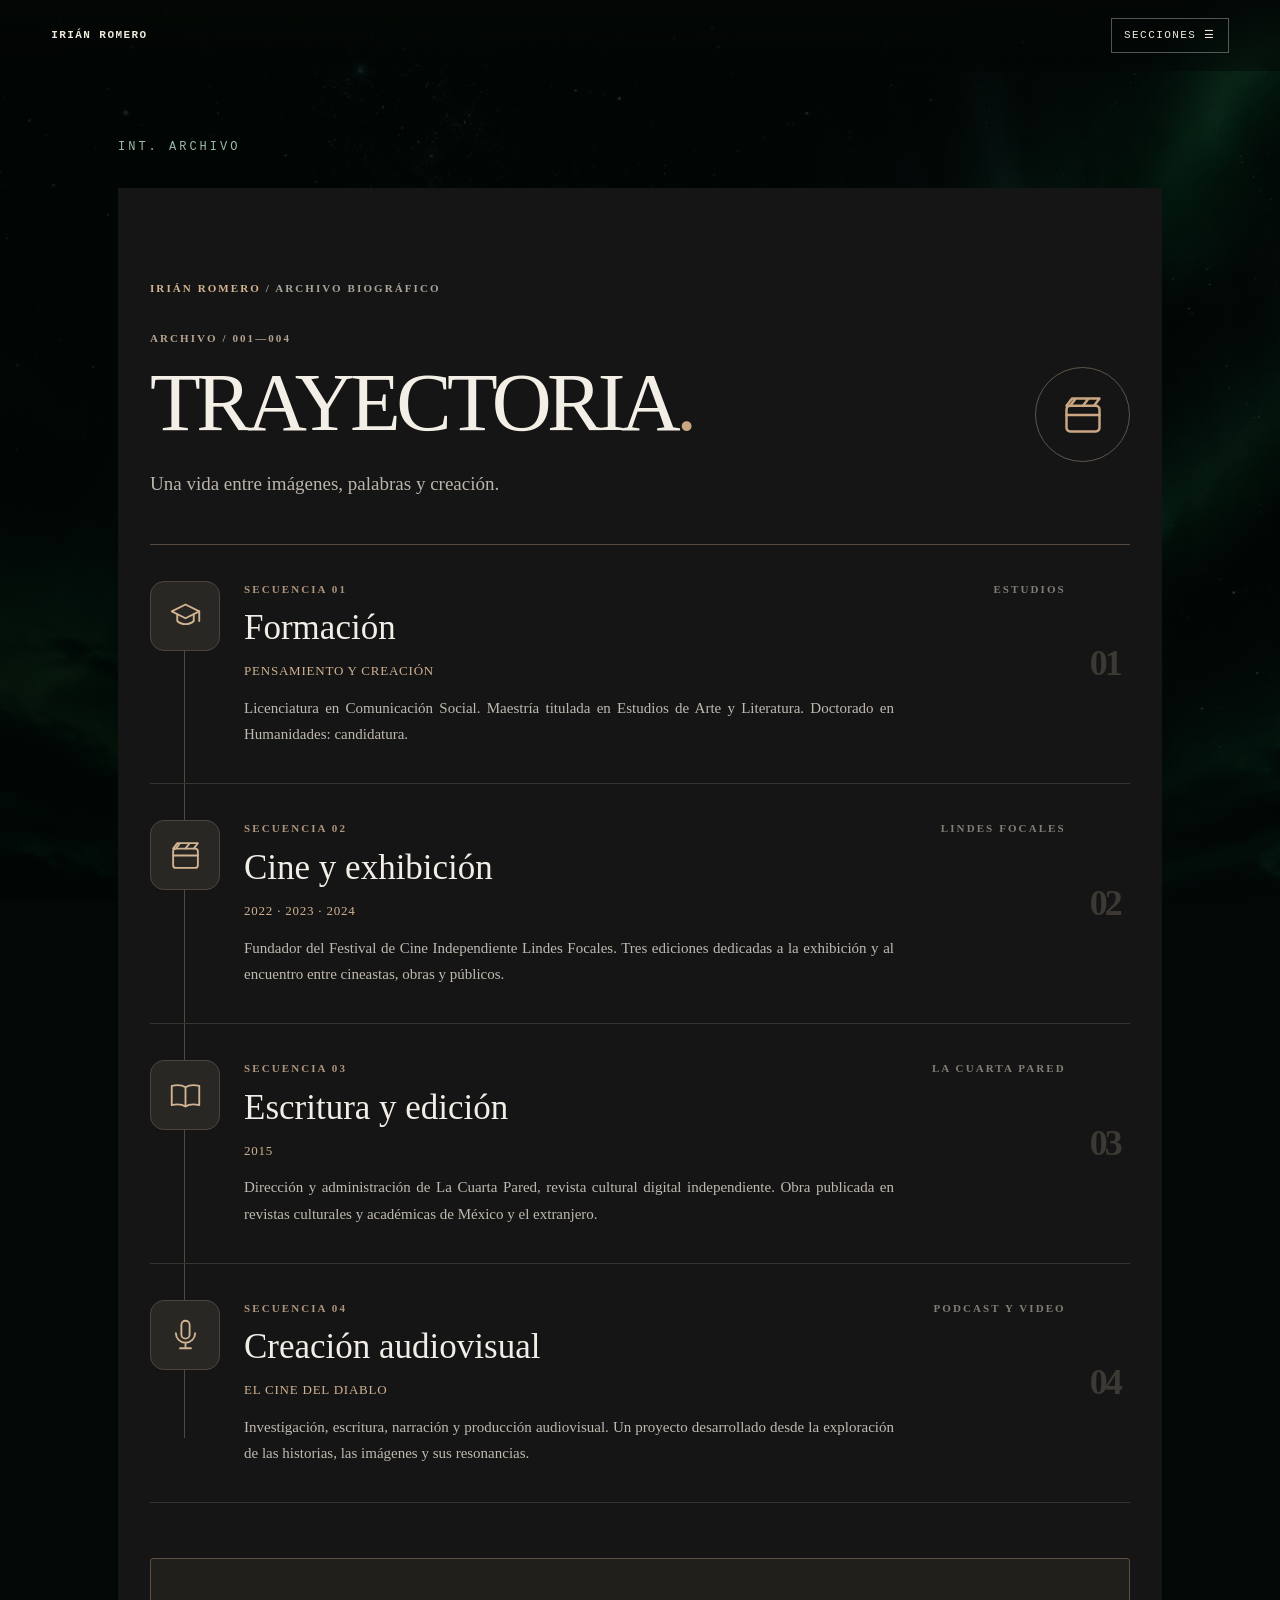
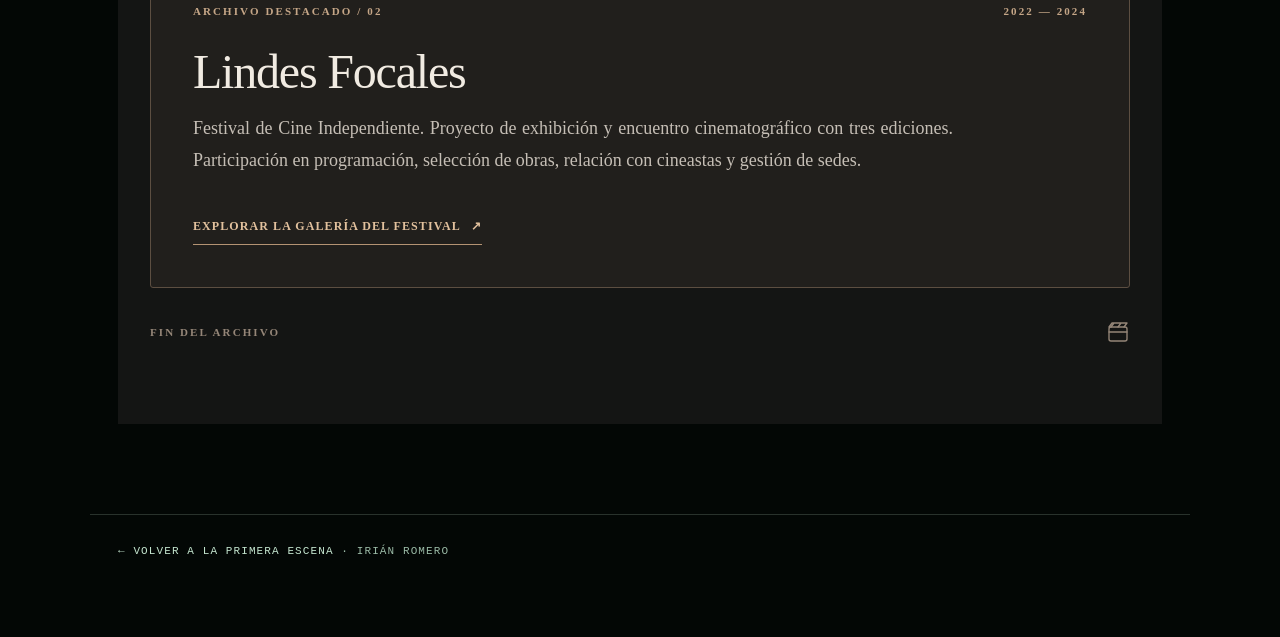
<file: trayectoria.html>
<!DOCTYPE html>
<html lang="es"><head><meta charset="utf-8"/><meta content="width=device-width,initial-scale=1" name="viewport"/><meta content="#030705" name="theme-color"/><meta content="Portafolio artístico y audiovisual de Irián Romero: cine, literatura, proyectos y trayectoria." name="description"/><title>Trayectoria | Irián Romero</title><link href="site.css" rel="stylesheet"/>
<style>
.tr-section{background:#141514;color:#eee9e1;padding:clamp(38px,7vw,96px) 18px 80px;min-height:75vh;font-family:inherit}.tr-wrap{max-width:980px;margin:auto}.tr-eyebrow,.tr-kicker,.tr-meta,.tr-feature-top,.tr-end{font-size:11px;letter-spacing:.19em;font-weight:600}.tr-eyebrow{color:#d4b393}.tr-eyebrow span{color:#aaa39b}.tr-heading{display:flex;align-items:center;justify-content:space-between;gap:20px;margin:30px 0 42px}.tr-kicker{color:#b5a391;margin-bottom:10px}.tr-heading h1{font-size:clamp(38px,8vw,83px);line-height:1.08;letter-spacing:-.055em;margin:0;color:#f3eee6;overflow-wrap:anywhere}.tr-period{color:#c9a783}.tr-lead{font-size:clamp(15px,2.3vw,19px);color:#bcb4ab;margin:20px 0 0}.tr-reel{width:95px;height:95px;display:grid;place-items:center;border:1px solid #61564d;border-radius:50%;color:#c9a783;flex-shrink:0}.tr-reel svg{width:44px;height:44px}.tr-line{height:1px;background:#544a40}.tr-list{position:relative}.tr-list:before{content:"";position:absolute;left:34px;top:65px;bottom:65px;width:1px;background:#51483e}.tr-card{position:relative;display:flex;align-items:flex-start;gap:24px;padding:36px 10px 36px 0;border-bottom:1px solid #373531;transition:background .3s,transform .3s}.tr-card:hover,.tr-card:focus{background:#1e1e1c;transform:translateX(4px);outline:none}.tr-icon{width:70px;height:70px;flex:0 0 70px;display:grid;place-items:center;background:#292723;border:1px solid #4d453d;border-radius:14px;color:#d2b392;z-index:1}.tr-icon svg{width:33px;height:33px}.tr-copy{flex:1;min-width:0}.tr-meta{display:flex;gap:12px;justify-content:space-between;color:#ae957d;line-height:1.5}.tr-meta span:last-child{color:#817c74;text-align:right}.tr-card h3{font-size:clamp(23px,3.6vw,35px);line-height:1.2;color:#f2ede6;margin:10px 0}.tr-date{color:#d1b292!important;font-size:13px!important;letter-spacing:.06em;text-transform:uppercase;margin:0 0 12px!important}.tr-copy>p:last-child{max-width:650px;color:#c0b9b0;line-height:1.75;font-size:15px;margin:0;text-align:justify}.tr-number{font-size:36px;color:#3c3833;font-weight:700;letter-spacing:-.08em;align-self:center}.tr-feature{margin-top:55px;background:#211f1c;border:1px solid #5c4e41;border-radius:3px;padding:clamp(22px,4vw,42px)}.tr-feature-top{display:flex;justify-content:space-between;gap:10px;color:#c5a687}.tr-feature h2{font-size:clamp(30px,5vw,48px);margin:24px 0 12px;color:#f1ebe2}.tr-feature p{color:#c5beb5;line-height:1.8;max-width:760px;text-align:justify}.tr-feature a{display:inline-flex;gap:10px;align-items:center;margin-top:20px;color:#e2c19d;text-decoration:none;border-bottom:1px solid #b49373;padding-bottom:6px;font-size:12px;font-weight:700;letter-spacing:.09em}.tr-feature a:hover{color:white}.tr-end{display:flex;align-items:center;justify-content:space-between;color:#958678;margin-top:32px}.tr-end svg{height:24px;width:24px}@media(max-width:620px){.tr-reel{width:52px;height:52px}.tr-reel svg{width:25px;height:25px}.tr-heading{margin:24px 0 30px}.tr-card{gap:14px;padding:27px 0}.tr-icon{width:52px;height:52px;flex-basis:52px;border-radius:11px}.tr-icon svg{width:25px;height:25px}.tr-list:before{left:25px}.tr-number{display:none}.tr-meta{flex-wrap:wrap}.tr-copy>p:last-child{font-size:14px}.tr-feature-top{font-size:10px;flex-wrap:wrap}}@media(prefers-reduced-motion:reduce){.tr-card{transition:none}}
</style>
</head><body><nav aria-label="Navegación principal" class="site-nav"><a class="site-brand" href="index.html">IRIÁN ROMERO</a><details><summary>SECCIONES <span aria-hidden="true">☰</span></summary><div class="site-menu"><a href="index.html">INICIO</a><a href="biografia.html">BIOGRAFÍA</a><a href="filmografia.html">FILMOGRAFÍA</a><a href="fotografia.html">FOTOGRAFÍA Y EXPERIMENTACIÓN VISUAL</a><a href="escritura.html">ESCRITURA</a><a href="poetica.html">POÉTICA</a><a href="trayectoria.html">TRAYECTORIA</a><a href="youtube.html">YOUTUBE</a><a href="productora.html">PRODUCTORA</a><a href="contacto.html">CONTACTO</a></div></details></nav><main class="page-shell"><div class="scene">INT. ARCHIVO</div><section class="tr-section" id="trayectoria"><div class="tr-wrap"><div class="tr-eyebrow">IRIÁN ROMERO <span> / ARCHIVO BIOGRÁFICO</span></div><div class="tr-heading"><div><div class="tr-kicker">ARCHIVO / 001—004</div><h1>TRAYECTORIA<span class="tr-period">.</span></h1><p class="tr-lead">Una vida entre imágenes, palabras y creación.</p></div><div aria-hidden="true" class="tr-reel"><svg aria-hidden="true" fill="none" stroke="currentColor" stroke-linecap="round" stroke-linejoin="round" stroke-width="1.35" viewbox="0 0 24 24"><rect height="14" rx="2" width="18" x="3" y="7"></rect><path d="M3 7l3-4h15l-3 4M8 3l-3 4M15 3l-3 4M3 12h18"></path></svg></div></div><div aria-hidden="true" class="tr-line"></div><div class="tr-list"><article class="tr-card" tabindex="0"><div class="tr-icon"><svg aria-hidden="true" fill="none" stroke="currentColor" stroke-linecap="round" stroke-linejoin="round" stroke-width="1.35" viewbox="0 0 24 24"><path d="M2 9 12 4l10 5-10 5L2 9Z"></path><path d="M6 11v5c3 3 9 3 12 0v-5"></path><path d="M22 9v7"></path></svg></div><div class="tr-copy"><div class="tr-meta"><span>SECUENCIA 01</span><span>ESTUDIOS</span></div><h3>Formación</h3><p class="tr-date">PENSAMIENTO Y CREACIÓN</p><p>Licenciatura en Comunicación Social. Maestría titulada en Estudios de Arte y Literatura. Doctorado en Humanidades: candidatura.</p></div><span aria-hidden="true" class="tr-number">01</span></article><article class="tr-card" tabindex="0"><div class="tr-icon"><svg aria-hidden="true" fill="none" stroke="currentColor" stroke-linecap="round" stroke-linejoin="round" stroke-width="1.35" viewbox="0 0 24 24"><rect height="14" rx="2" width="18" x="3" y="7"></rect><path d="M3 7l3-4h15l-3 4M8 3l-3 4M15 3l-3 4M3 12h18"></path></svg></div><div class="tr-copy"><div class="tr-meta"><span>SECUENCIA 02</span><span>LINDES FOCALES</span></div><h3>Cine y exhibición</h3><p class="tr-date">2022 · 2023 · 2024</p><p>Fundador del Festival de Cine Independiente Lindes Focales. Tres ediciones dedicadas a la exhibición y al encuentro entre cineastas, obras y públicos.</p></div><span aria-hidden="true" class="tr-number">02</span></article><article class="tr-card" tabindex="0"><div class="tr-icon"><svg aria-hidden="true" fill="none" stroke="currentColor" stroke-linecap="round" stroke-linejoin="round" stroke-width="1.35" viewbox="0 0 24 24"><path d="M12 6c-3-2-6-2-10-1v14c4-1 7-1 10 1 3-2 6-2 10-1V5c-4-1-7-1-10 1ZM12 6v14"></path></svg></div><div class="tr-copy"><div class="tr-meta"><span>SECUENCIA 03</span><span>LA CUARTA PARED</span></div><h3>Escritura y edición</h3><p class="tr-date">2015</p><p>Dirección y administración de La Cuarta Pared, revista cultural digital independiente. Obra publicada en revistas culturales y académicas de México y el extranjero.</p></div><span aria-hidden="true" class="tr-number">03</span></article><article class="tr-card" tabindex="0"><div class="tr-icon"><svg aria-hidden="true" fill="none" stroke="currentColor" stroke-linecap="round" stroke-linejoin="round" stroke-width="1.35" viewbox="0 0 24 24"><rect height="13" rx="3" width="6" x="9" y="2"></rect><path d="M5 11a7 7 0 0 0 14 0M12 18v4M8 22h8"></path></svg></div><div class="tr-copy"><div class="tr-meta"><span>SECUENCIA 04</span><span>PODCAST Y VIDEO</span></div><h3>Creación audiovisual</h3><p class="tr-date">EL CINE DEL DIABLO</p><p>Investigación, escritura, narración y producción audiovisual. Un proyecto desarrollado desde la exploración de las historias, las imágenes y sus resonancias.</p></div><span aria-hidden="true" class="tr-number">04</span></article></div><div class="tr-feature" id="lindes-focales"><div class="tr-feature-top"><span>ARCHIVO DESTACADO / 02</span><span>2022 — 2024</span></div><h2>Lindes Focales</h2><p>Festival de Cine Independiente. Proyecto de exhibición y encuentro cinematográfico con tres ediciones. Participación en programación, selección de obras, relación con cineastas y gestión de sedes.</p><a href="https://festival-de-cine-independiente-lindes-focales.jimdosite.com/galeria/" rel="noopener noreferrer" target="_blank">EXPLORAR LA GALERÍA DEL FESTIVAL <span aria-hidden="true">↗</span></a></div><div class="tr-end"><span>FIN DEL ARCHIVO</span><svg aria-hidden="true" fill="none" stroke="currentColor" stroke-linecap="round" stroke-linejoin="round" stroke-width="1.35" viewbox="0 0 24 24"><rect height="14" rx="2" width="18" x="3" y="7"></rect><path d="M3 7l3-4h15l-3 4M8 3l-3 4M15 3l-3 4M3 12h18"></path></svg></div></div></section></main><footer class="footer"><a href="index.html">← VOLVER A LA PRIMERA ESCENA</a> · IRIÁN ROMERO</footer></body></html>
</file>
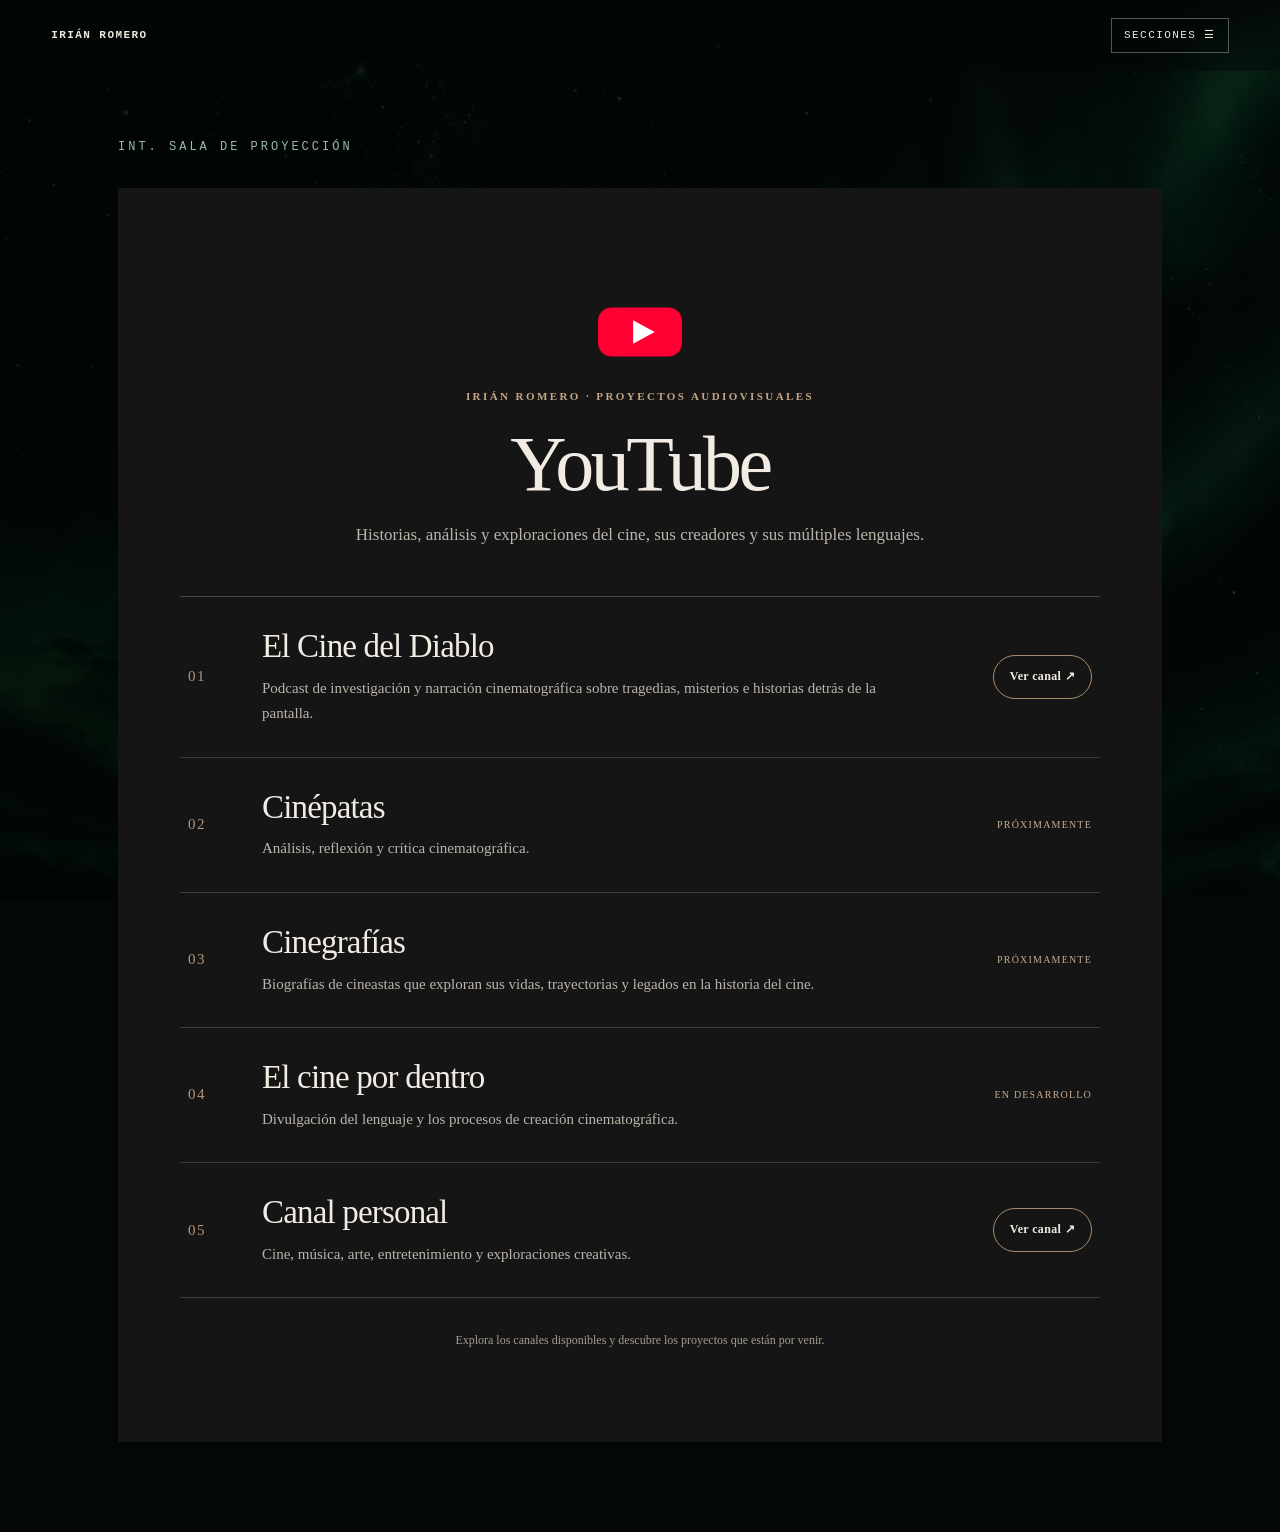
<file: youtube.html>
<!DOCTYPE html>
<html lang="es"><head><meta charset="utf-8"/><meta content="width=device-width,initial-scale=1" name="viewport"/><meta content="#141514" name="theme-color"/><meta content="Proyectos audiovisuales y canales de YouTube de Irián Romero" name="description"/><title>YouTube | Irián Romero</title><link href="site.css" rel="stylesheet"/><style>
.yt-section{background:#141514;color:#f1ebe3;min-height:78vh;padding:clamp(42px,7vw,90px) 18px 90px}.yt-wrap{max-width:920px;margin:auto}.yt-head{text-align:center;padding:22px 0 46px}.yt-logo{width:88px;height:64px;display:block;margin:0 auto 22px}.yt-head h1{font-size:clamp(42px,9vw,78px);line-height:1.1;margin:0 0 15px;letter-spacing:-.045em}.yt-head p{color:#bcb4ab;font-size:clamp(14px,2vw,17px);line-height:1.7;margin:0 auto;max-width:570px}.yt-kicker{color:#c4a588;font-size:11px;letter-spacing:.22em;font-weight:700;margin-bottom:15px}.yt-list{border-top:1px solid #55483d}.yt-item{display:grid;grid-template-columns:52px 1fr auto;align-items:center;gap:22px;padding:30px 8px;border-bottom:1px solid #423a33}.yt-num{font-size:15px;letter-spacing:.1em;color:#b49477}.yt-item h2{font-size:clamp(22px,3.7vw,33px);line-height:1.2;margin:0 0 9px;color:#f1ebe3}.yt-item p{margin:0;color:#bcb4ab;line-height:1.7;font-size:15px;max-width:650px;text-align:left}.yt-state{font-size:10px;letter-spacing:.12em;text-transform:uppercase;color:#c9ad92;white-space:nowrap}.yt-note{font-size:12px;color:#a69b90;text-align:center;margin:32px 0 0}.yt-item:hover{background:#1d1c1a}@media(max-width:600px){.yt-item{grid-template-columns:30px 1fr;gap:13px;padding:25px 3px}.yt-state{grid-column:2;margin-top:0}.yt-head{padding-bottom:35px}.yt-logo{width:76px;height:56px}}

.yt-link{display:inline-flex;align-items:center;justify-content:center;border:1px solid #a98a6d;border-radius:999px;color:#f1ebe3;text-decoration:none;font-size:12px;font-weight:600;letter-spacing:.03em;padding:10px 16px;white-space:nowrap;transition:background .2s,border-color .2s}.yt-link:hover,.yt-link:focus-visible{background:#49382b;border-color:#d8b596;color:white}.yt-link:focus-visible{outline:2px solid #f1ebe3;outline-offset:3px}@media(max-width:600px){.yt-link{grid-column:2;justify-self:start;margin-top:0}}
</style></head><body><nav aria-label="Navegación principal" class="site-nav"><a class="site-brand" href="index.html">IRIÁN ROMERO</a><details><summary>SECCIONES <span aria-hidden="true">☰</span></summary><div class="site-menu"><a href="index.html">INICIO</a><a href="biografia.html">BIOGRAFÍA</a><a href="filmografia.html">FILMOGRAFÍA</a><a href="fotografia.html">FOTOGRAFÍA Y EXPERIMENTACIÓN VISUAL</a><a href="escritura.html">ESCRITURA</a><a href="poetica.html">POÉTICA</a><a href="trayectoria.html">TRAYECTORIA</a><a href="youtube.html">YOUTUBE</a><a href="productora.html">PRODUCTORA</a><a href="contacto.html">CONTACTO</a></div></details></nav><main class="page-shell"><div class="scene">INT. SALA DE PROYECCIÓN</div><section class="yt-section" id="youtube"><div class="yt-wrap"><header class="yt-head"><svg aria-label="Logotipo de YouTube" class="yt-logo" role="img" viewbox="0 0 90 64"><rect fill="#ff0033" height="50" rx="14" width="86" x="2" y="7"></rect><path d="M38 20 L60 32 L38 44 Z" fill="white"></path></svg><div class="yt-kicker">IRIÁN ROMERO · PROYECTOS AUDIOVISUALES</div><h1>YouTube</h1><p>Historias, análisis y exploraciones del cine, sus creadores y sus múltiples lenguajes.</p></header><div aria-label="Listado de proyectos" class="yt-list">
<article class="yt-item"><span class="yt-num">01</span><div><h2>El Cine del Diablo</h2><p>Podcast de investigación y narración cinematográfica sobre tragedias, misterios e historias detrás de la pantalla.</p></div><a aria-label="Visitar El Cine del Diablo en YouTube" class="yt-link" href="https://www.youtube.com/@elcinedeldiablo" rel="noopener noreferrer" target="_blank">Ver canal ↗</a></article>
<article class="yt-item"><span class="yt-num">02</span><div><h2>Cinépatas</h2><p>Análisis, reflexión y crítica cinematográfica.</p></div><span class="yt-state">Próximamente</span></article>
<article class="yt-item"><span class="yt-num">03</span><div><h2>Cinegrafías</h2><p>Biografías de cineastas que exploran sus vidas, trayectorias y legados en la historia del cine.</p></div><span class="yt-state">Próximamente</span></article>
<article class="yt-item"><span class="yt-num">04</span><div><h2>El cine por dentro</h2><p>Divulgación del lenguaje y los procesos de creación cinematográfica.</p></div><span class="yt-state">En desarrollo</span></article>
<article class="yt-item"><span class="yt-num">05</span><div><h2>Canal personal</h2><p>Cine, música, arte, entretenimiento y exploraciones creativas.</p></div><a aria-label="Visitar Canal personal en YouTube" class="yt-link" href="https://www.youtube.com/@cri.sis.romero" rel="noopener noreferrer" target="_blank">Ver canal ↗</a></article>
</div><p class="yt-note">Explora los canales disponibles y descubre los proyectos que están por venir.</p></div></section></main></body></html>
</file>
<file: site.css>
*{box-sizing:border-box}html{scroll-behavior:smooth}body{margin:0;background:#030705;color:#eae8df;font:18px/1.82 Georgia,"Times New Roman",serif}body:before{content:"";position:fixed;inset:0;z-index:-1;background:linear-gradient(90deg,rgba(1,6,4,.91),rgba(2,8,5,.79)),url("aurora.png") center/cover no-repeat}a{color:#c5e6d0}a:hover{color:#fff}.scene{font:12px "Courier New",monospace;letter-spacing:.25em;color:#9bbba7;margin:0 0 34px}.page-shell{max-width:1100px;margin:auto;padding:140px 28px 90px;min-height:95vh}.wrap{max-width:980px;margin:auto}.section{margin:0 0 95px}.section-label,.overline,.status,.correct-film-year{font:12px/1.5 "Courier New",monospace;letter-spacing:.17em;text-transform:uppercase;color:#a5c2ae}.section-label,.overline{margin-bottom:20px}h1,h2{font-size:clamp(36px,6vw,66px);line-height:1.13;letter-spacing:-.025em;font-weight:normal;margin:0 0 26px}h3{font-size:clamp(21px,2.4vw,29px);line-height:1.25;font-weight:normal;margin:12px 0}p{margin:0 0 20px}section>.wrap>p, .prose p,.archive p{max-width:780px}.section-lead,.archive-intro,.producer-intro{font-size:20px;color:#d4d7cf}.muted{color:#aab6ad}.correct-film-grid{display:grid;grid-template-columns:repeat(3,minmax(0,1fr));gap:28px;margin-top:55px}.correct-film-card,.youtube-card{border:1px solid #9bbba735;background:#07110cc4;padding:17px;min-width:0}.correct-film-card figure{margin:0 0 20px;aspect-ratio:4/5;display:flex;align-items:center;justify-content:center;background:#0c1510;overflow:hidden}.correct-film-card img{width:100%;height:100%;object-fit:contain}.correct-film-caption p{font-size:15px;color:#c1c7bf;line-height:1.55}.film-watch,.correct-film-link{display:inline-block;font:11px/1.6 "Courier New",monospace;letter-spacing:.07em;text-transform:uppercase;padding:8px 0}.correct-film-card h3 a{text-decoration:none}.poetic-grid{display:grid;grid-template-columns:1fr 1.6fr;gap:50px}.quote{font-size:clamp(25px,3.4vw,40px);line-height:1.4;color:#d5e5d7}.archive{border-left:1px solid #8eaf99;padding-left:26px}.youtube-grid{display:grid;grid-template-columns:repeat(3,1fr);gap:20px;margin-top:36px}.youtube-card{padding:26px}.producer-logo,.producer-figure{max-width:450px;margin:35px auto;text-align:center}.producer-logo img,.producer-figure img{max-width:100%;height:auto}.producer-figure figcaption{font:12px "Courier New",monospace;color:#a6b4a9;margin-top:14px}.footer{max-width:1100px;margin:0 auto 50px;padding:30px 28px;border-top:1px solid #91a89b44;font:11px "Courier New",monospace;letter-spacing:.1em;color:#9bbba7}.footer a{text-decoration:none}.section a[target="_blank"]{word-break:break-word}.contact-links a{display:block}.site-nav{position:fixed;top:0;left:0;right:0;z-index:100;display:flex;align-items:center;justify-content:space-between;padding:18px clamp(18px,4vw,54px);font:11px/1.5 "Courier New",monospace;letter-spacing:.13em;background:linear-gradient(#030705ee,#03070577);color:#eee9dc}.site-nav a{color:inherit;text-decoration:none}.site-brand{font-weight:bold}.site-nav details{position:relative}.site-nav summary{list-style:none;cursor:pointer;border:1px solid #ffffff50;padding:8px 12px}.site-nav summary::-webkit-details-marker{display:none}.site-menu{position:absolute;right:0;top:calc(100% + 9px);background:#08110d;min-width:210px;border:1px solid #91a89b55;padding:10px;max-height:75vh;overflow:auto;box-shadow:0 18px 50px #000a}.site-menu a{display:block;padding:10px 12px}.site-menu a:hover,.site-menu a:focus{background:#ffffff15;color:#b4e0c1}@media(max-width:780px){.page-shell{padding:112px 20px 55px}.correct-film-grid{grid-template-columns:repeat(2,minmax(0,1fr));gap:15px}.poetic-grid{grid-template-columns:1fr;gap:12px}.youtube-grid{grid-template-columns:1fr}.correct-film-card{padding:10px}.correct-film-card h3{font-size:19px}.correct-film-card figure{margin-bottom:13px}}@media(max-width:460px){.correct-film-grid{grid-template-columns:1fr}.correct-film-card figure{aspect-ratio:5/4}.correct-film-card img{object-fit:contain}}
/* Correcciones de accesibilidad y adaptación móvil */
img{max-width:100%;height:auto} .site-nav{z-index:20} .page-shell{overflow-wrap:anywhere} .film-card img{object-fit:contain} @media(max-width:640px){.page-shell{padding:110px 20px 60px}h1,h2{font-size:clamp(2rem,9vw,3.2rem)}.site-nav{padding:14px 18px}.site-brand{font-size:12px}}
</file>
